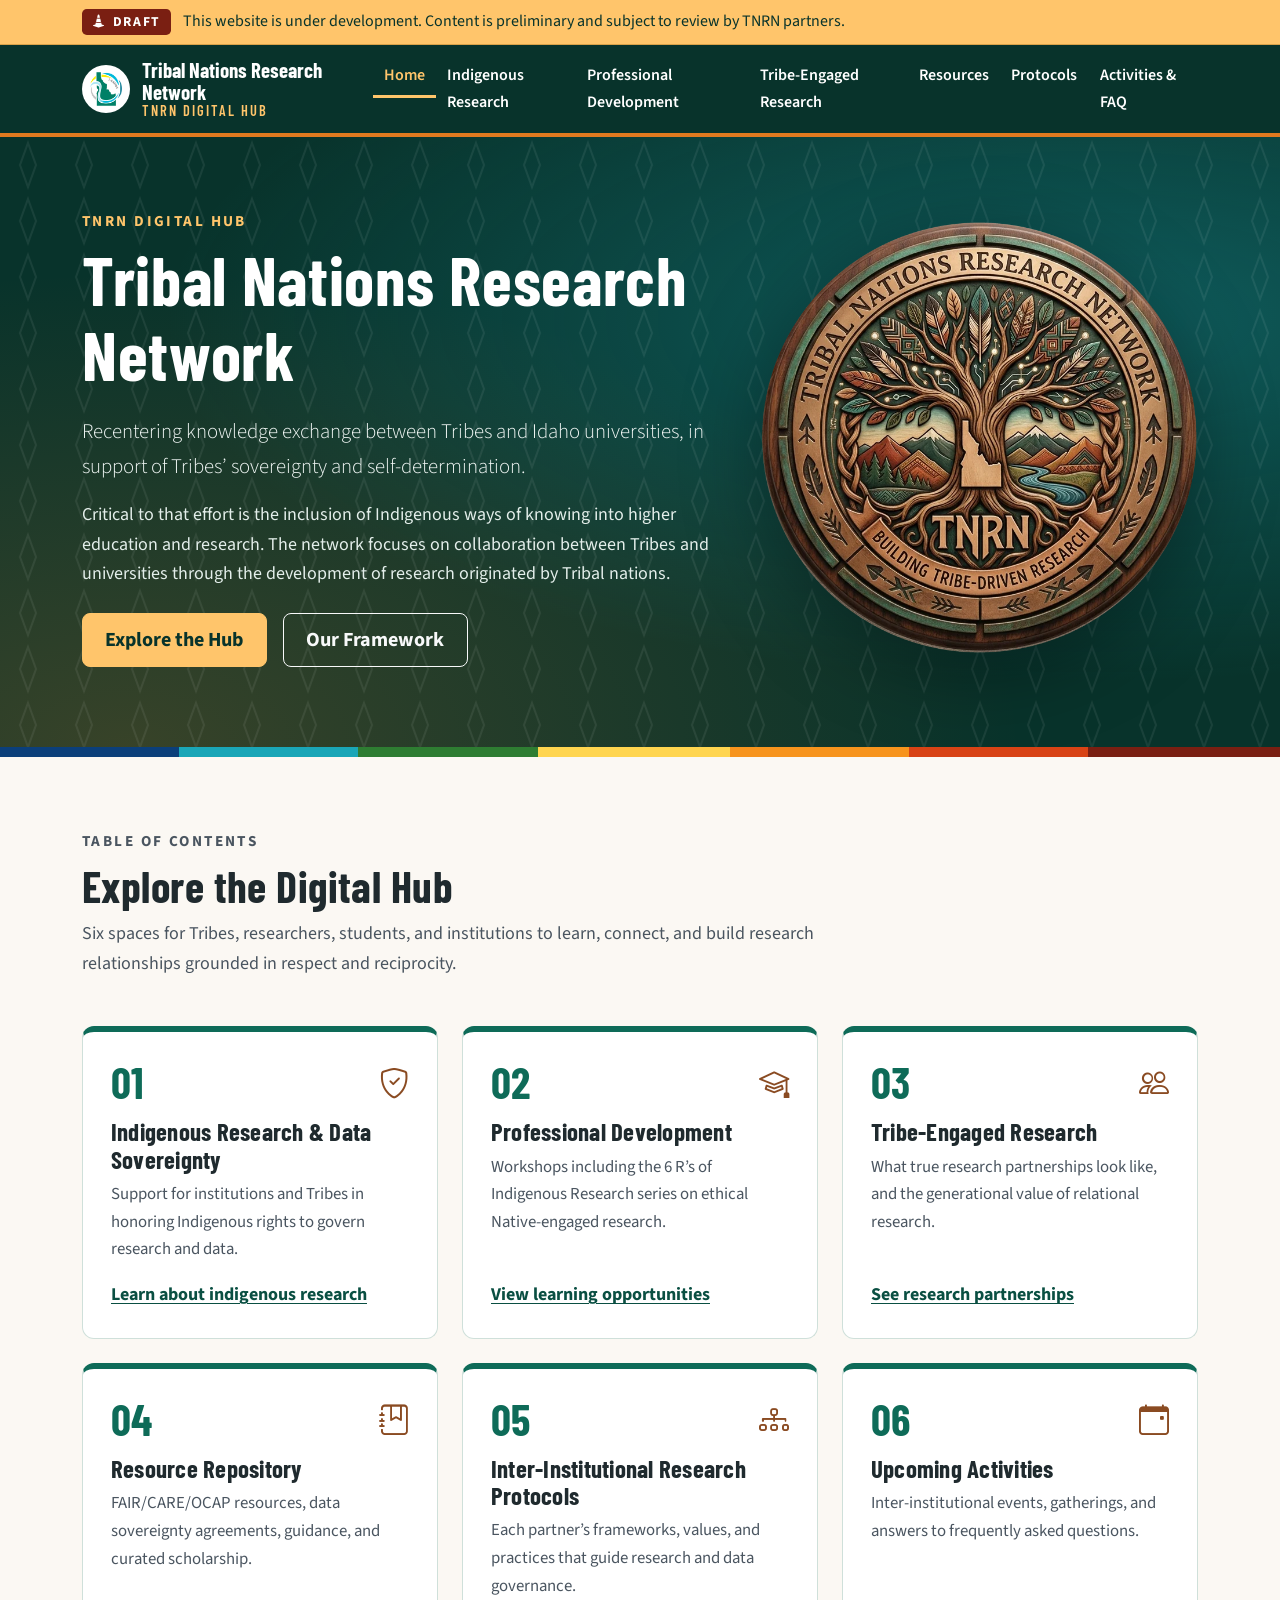
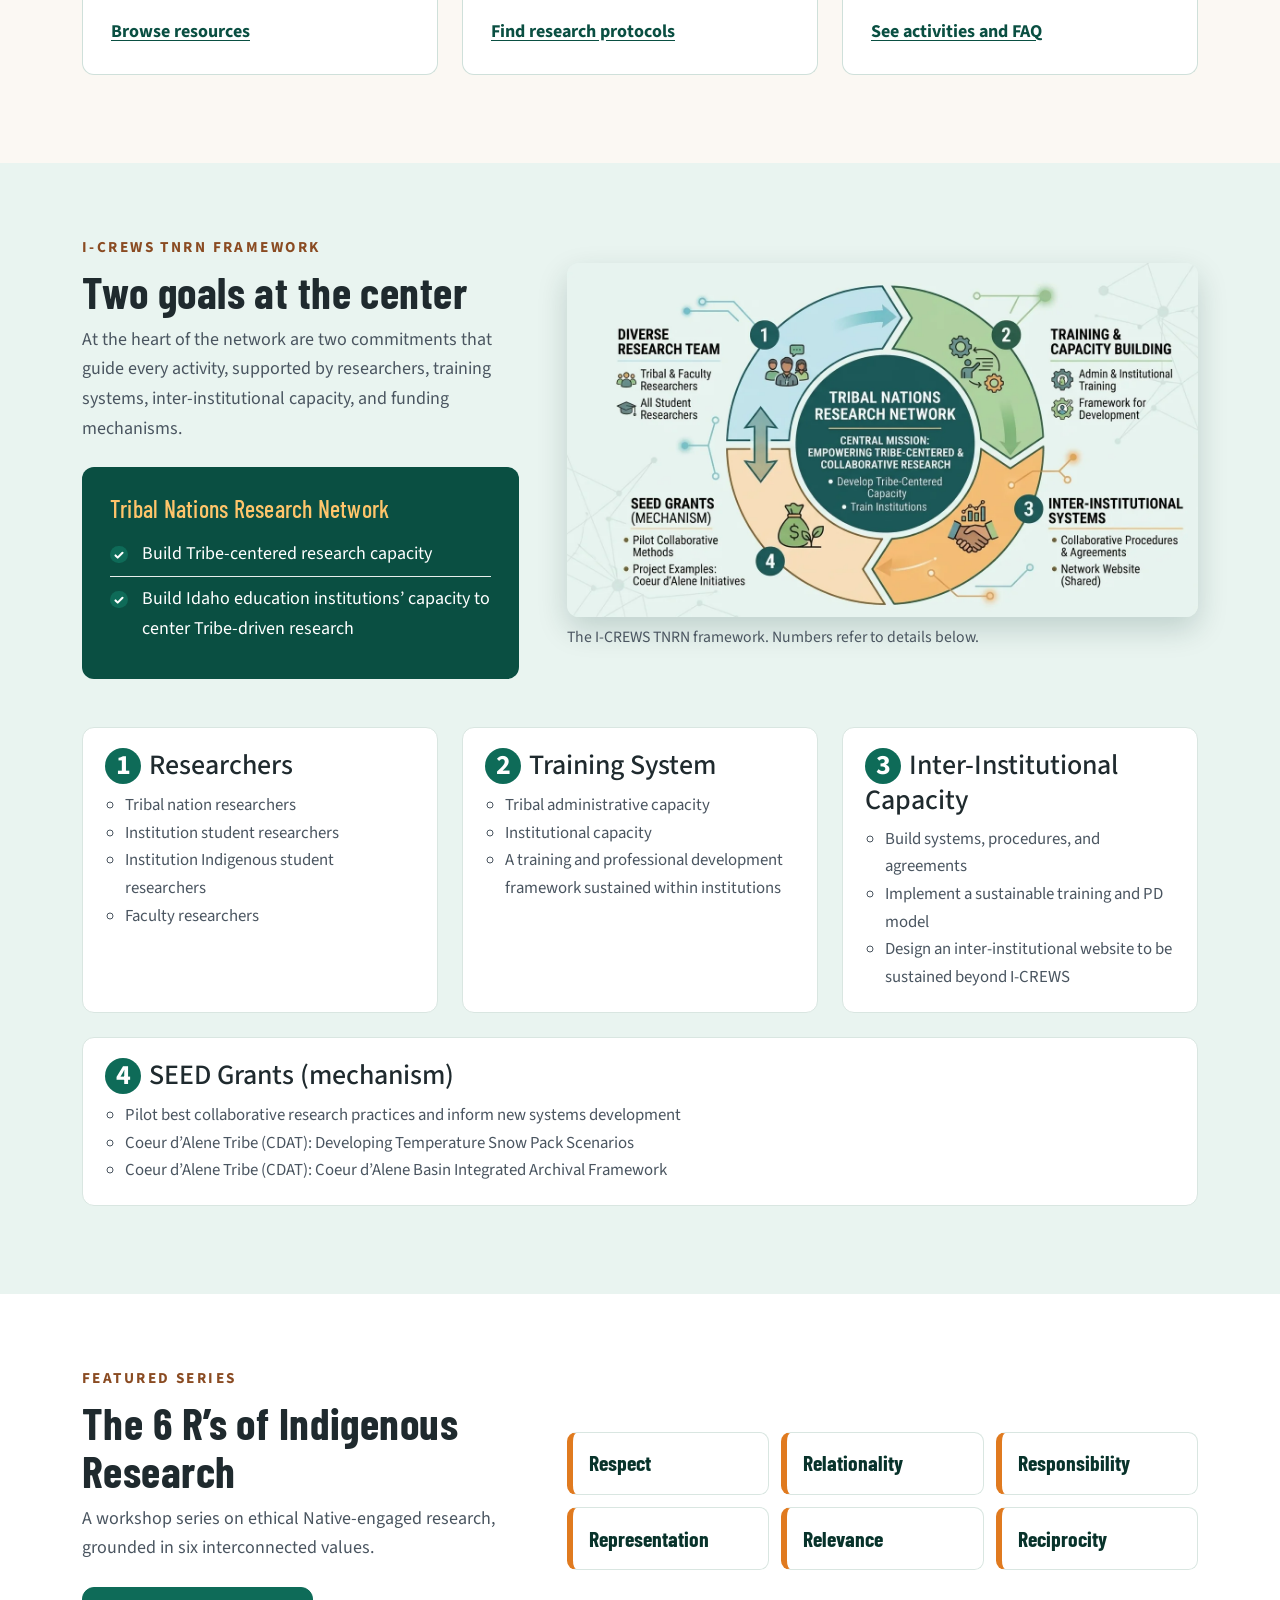
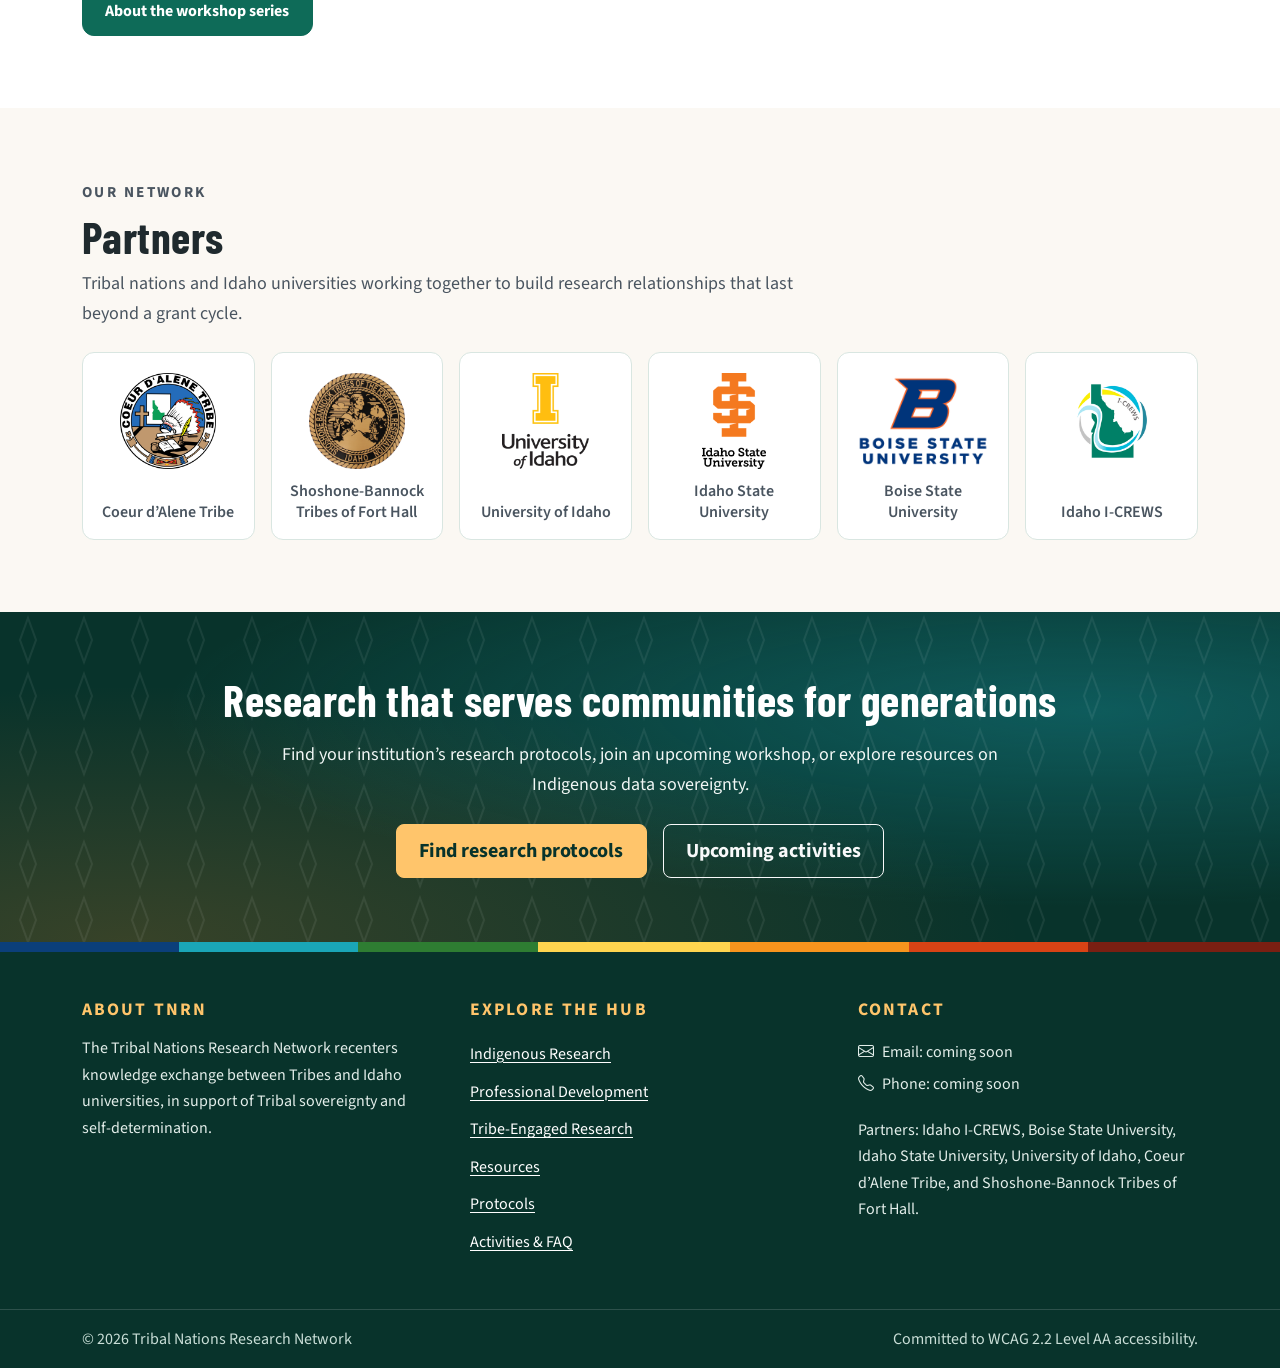
<file: index.html>
<!doctype html>
<html lang="en">
<head>
  <meta charset="utf-8">
  <meta name="viewport" content="width=device-width, initial-scale=1">
  <title>Tribal Nations Research Network | TNRN Digital Hub</title>
  <meta name="description" content="The Tribal Nations Research Network recenters knowledge exchange between Tribes and Idaho universities in support of Tribal sovereignty and self-determination.">
  <meta name="robots" content="noindex, nofollow">  <!-- TODO: remove before public launch -->
  <meta name="theme-color" content="#08332b">
  <link rel="icon" type="image/png" sizes="32x32" href="images/favicon-32.png">
  <link rel="apple-touch-icon" href="images/apple-touch-icon.png">
  <link rel="preconnect" href="https://fonts.googleapis.com">
  <link rel="preconnect" href="https://fonts.gstatic.com" crossorigin>
  <link href="https://fonts.googleapis.com/css2?family=Barlow+Condensed:wght@600;700&amp;family=Source+Sans+3:ital,wght@0,400;0,600;0,700;1,400&amp;display=swap" rel="stylesheet">
  <link rel="stylesheet" href="https://cdn.jsdelivr.net/npm/bootstrap@5.3.3/dist/css/bootstrap.min.css" crossorigin="anonymous">
  <link rel="stylesheet" href="https://cdn.jsdelivr.net/npm/bootstrap-icons@1.11.3/font/bootstrap-icons.min.css" crossorigin="anonymous">
  <link rel="stylesheet" href="css/styles.css">
</head>
<body>
  <a class="skip-link" href="#main">Skip to main content</a>

  <!-- DRAFT STATUS BANNER: remove this section (and the .draft-banner CSS) before public launch -->
  <section class="draft-banner" aria-label="Site status">
    <div class="container">
      <span class="draft-tag"><i class="bi bi-cone-striped" aria-hidden="true"></i>DRAFT</span>
      <p>This website is under development. Content is preliminary and subject to review by TNRN partners.</p>
    </div>
  </section>

  <header class="site-header on-dark">
    <nav class="navbar navbar-expand-xl" aria-label="Main">
      <div class="container">
        <a class="navbar-brand" href="index.html">
          <img src="images/logo-icrews.png" alt="" width="48" height="48">
          <span><span class="brand-name">Tribal Nations Research Network</span><span class="brand-sub">TNRN Digital Hub</span></span>
        </a>
        <button class="navbar-toggler" type="button" data-bs-toggle="collapse" data-bs-target="#mainNav" aria-controls="mainNav" aria-expanded="false">
          <span class="navbar-toggler-icon" aria-hidden="true"></span>
          <span class="visually-hidden">Menu</span>
        </button>
        <div class="collapse navbar-collapse" id="mainNav">
          <ul class="navbar-nav ms-auto">
            <li class="nav-item"><a class="nav-link" href="index.html" aria-current="page">Home</a></li>
            <li class="nav-item"><a class="nav-link" href="data-sovereignty.html">Indigenous Research</a></li>
            <li class="nav-item"><a class="nav-link" href="professional-development.html">Professional Development</a></li>
            <li class="nav-item"><a class="nav-link" href="tribe-engaged-research.html">Tribe-Engaged Research</a></li>
            <li class="nav-item"><a class="nav-link" href="resources.html">Resources</a></li>
            <li class="nav-item"><a class="nav-link" href="protocols.html">Protocols</a></li>
            <li class="nav-item"><a class="nav-link" href="activities.html">Activities &amp; FAQ</a></li>
          </ul>
        </div>
      </div>
    </nav>
  </header>

  <main id="main" tabindex="-1">
    <section class="hero pattern-diamonds on-dark" aria-labelledby="hero-title">
      <div class="container">
        <div class="row align-items-center g-4 g-lg-5">
          <div class="col-lg-7">
            <p class="eyebrow">TNRN Digital Hub</p>
            <h1 id="hero-title">Tribal Nations Research Network</h1>
            <p class="lead mt-4">Recentering knowledge exchange between Tribes and Idaho universities, in support of Tribes&rsquo; sovereignty and self-determination.</p>
            <p class="mt-3" style="max-width:40rem;color:#e3eeea">Critical to that effort is the inclusion of Indigenous ways of knowing into higher education and research. The network focuses on collaboration between Tribes and universities through the development of research originated by Tribal nations.</p>
            <div class="d-flex flex-wrap gap-3 mt-4">
              <a class="btn btn-gold btn-lg" href="#hub">Explore the Hub</a>
              <a class="btn btn-outline-light btn-lg" href="#framework">Our Framework</a>
            </div>
          </div>
          <div class="col-lg-5 text-center">
            <picture>
              <source srcset="images/tnrn-seal.webp" type="image/webp">
              <img class="hero-emblem" src="images/tnrn-seal.png" width="754" height="745"
                   alt="Tribal Nations Research Network seal: a carved wooden medallion with a tree whose branches hold feathers and patterned leaves, the shape of Idaho in its trunk, and mountains and a river on either side. A banner reads TNRN, Building Tribe-Driven Research.">
            </picture>
          </div>
        </div>
      </div>
    </section>
    <div class="band" aria-hidden="true"></div>

    <section class="section" id="hub" aria-labelledby="hub-title">
      <div class="container">
        <div class="section-intro mb-5">
          <p class="eyebrow">Table of Contents</p>
          <h2 id="hub-title">Explore the Digital Hub</h2>
          <p>Six spaces for Tribes, researchers, students, and institutions to learn, connect, and build research relationships grounded in respect and reciprocity.</p>
        </div>
        <ul class="row g-4 list-unstyled">
          <li class="col-md-6 col-lg-4">
            <a class="hub-card" href="data-sovereignty.html">
              <span class="d-flex justify-content-between align-items-start"><span class="num" aria-hidden="true">01</span><i class="bi bi-shield-check" aria-hidden="true"></i></span>
              <h3>Indigenous Research &amp; Data Sovereignty</h3>
              <p>Support for institutions and Tribes in honoring Indigenous rights to govern research and data.</p>
              <span class="go">Learn about indigenous research</span>
            </a>
          </li>
          <li class="col-md-6 col-lg-4">
            <a class="hub-card" href="professional-development.html">
              <span class="d-flex justify-content-between align-items-start"><span class="num" aria-hidden="true">02</span><i class="bi bi-mortarboard" aria-hidden="true"></i></span>
              <h3>Professional Development</h3>
              <p>Workshops including the 6 R&rsquo;s of Indigenous Research series on ethical Native-engaged research.</p>
              <span class="go">View learning opportunities</span>
            </a>
          </li>
          <li class="col-md-6 col-lg-4">
            <a class="hub-card" href="tribe-engaged-research.html">
              <span class="d-flex justify-content-between align-items-start"><span class="num" aria-hidden="true">03</span><i class="bi bi-people" aria-hidden="true"></i></span>
              <h3>Tribe-Engaged Research</h3>
              <p>What true research partnerships look like, and the generational value of relational research.</p>
              <span class="go">See research partnerships</span>
            </a>
          </li>
          <li class="col-md-6 col-lg-4">
            <a class="hub-card" href="resources.html">
              <span class="d-flex justify-content-between align-items-start"><span class="num" aria-hidden="true">04</span><i class="bi bi-journal-bookmark" aria-hidden="true"></i></span>
              <h3>Resource Repository</h3>
              <p>FAIR/CARE/OCAP resources, data sovereignty agreements, guidance, and curated scholarship.</p>
              <span class="go">Browse resources</span>
            </a>
          </li>
          <li class="col-md-6 col-lg-4">
            <a class="hub-card" href="protocols.html">
              <span class="d-flex justify-content-between align-items-start"><span class="num" aria-hidden="true">05</span><i class="bi bi-diagram-3" aria-hidden="true"></i></span>
              <h3>Inter-Institutional Research Protocols</h3>
              <p>Each partner&rsquo;s frameworks, values, and practices that guide research and data governance.</p>
              <span class="go">Find research protocols</span>
            </a>
          </li>
          <li class="col-md-6 col-lg-4">
            <a class="hub-card" href="activities.html">
              <span class="d-flex justify-content-between align-items-start"><span class="num" aria-hidden="true">06</span><i class="bi bi-calendar-event" aria-hidden="true"></i></span>
              <h3>Upcoming Activities</h3>
              <p>Inter-institutional events, gatherings, and answers to frequently asked questions.</p>
              <span class="go">See activities and FAQ</span>
            </a>
          </li>
        </ul>
      </div>
    </section>

    <section class="section section-tint" id="framework" aria-labelledby="framework-title">
      <div class="container">
        <div class="row g-4 g-lg-5 align-items-center mb-5">
          <div class="col-lg-5">
            <p class="eyebrow">I-CREWS TNRN Framework</p>
            <h2 id="framework-title">Two goals at the center</h2>
            <p class="text-slate">At the heart of the network are two commitments that guide every activity, supported by researchers, training systems, inter-institutional capacity, and funding mechanisms.</p>
            <div class="center-goals on-dark mt-4">
              <h3 class="h4">Tribal Nations Research Network</h3>
              <ul class="check-list">
                <li>Build Tribe-centered research capacity</li>
                <li>Build Idaho education institutions&rsquo; capacity to center Tribe-driven research</li>
              </ul>
            </div>
          </div>
          <div class="col-lg-7">
            <figure class="framework-figure mb-0">
              <picture>
                <source srcset="images/tnrn_framework_diagram3.webp" type="image/webp">
                <img src="images/tnrn_framework_diagram3.jpg" width="1366" height="768"
                     alt="Diagram of the I-CREWS TNRN framework: the Tribal Nations Research Network at the center, with its mission of empowering Tribe-centered and collaborative research, surrounded by a ring of four numbered goal areas: 1 Diverse Research Team, 2 Training and Capacity Building, 3 Inter-Institutional Systems, and 4 SEED Grants (mechanism). Arrows run around the ring from 1 to 2 to 3 to 4, with a two-way arrow between SEED Grants and the research team. Each goal area is described in text below.">
              </picture>
              <figcaption class="mt-2 text-slate small">The I-CREWS TNRN framework. Numbers refer to details below.</figcaption>
            </figure>
          </div>
        </div>

        <h3 class="visually-hidden">Framework goal areas</h3>
        <ol class="row g-4 list-unstyled">
          <li class="col-md-6 col-xl-4">
            <div class="goal-card">
              <h4 class="h3"><span class="goal-num" aria-hidden="true">1</span>Researchers</h4>
              <ul>
                <li>Tribal nation researchers</li>
                <li>Institution student researchers</li>
                <li>Institution Indigenous student researchers</li>
                <li>Faculty researchers</li>
              </ul>
            </div>
          </li>
          <li class="col-md-6 col-xl-4">
            <div class="goal-card">
              <h4 class="h3"><span class="goal-num" aria-hidden="true">2</span>Training System</h4>
              <ul>
                <li>Tribal administrative capacity</li>
                <li>Institutional capacity</li>
                <li>A training and professional development framework sustained within institutions</li>
              </ul>
            </div>
          </li>
          <li class="col-md-6 col-xl-4">
            <div class="goal-card">
              <h4 class="h3"><span class="goal-num" aria-hidden="true">3</span>Inter-Institutional Capacity</h4>
              <ul>
                <li>Build systems, procedures, and agreements</li>
                <li>Implement a sustainable training and PD model</li>
                <li>Design an inter-institutional website to be sustained beyond I-CREWS</li>
              </ul>
            </div>
          </li>
          <li class="col-md-6 col-xl-12">
            <div class="goal-card">
              <h4 class="h3"><span class="goal-num" aria-hidden="true">4</span>SEED Grants (mechanism)</h4>
              <ul>
                <li>Pilot best collaborative research practices and inform new systems development</li>
                <li>Coeur d&rsquo;Alene Tribe (CDAT): Developing Temperature Snow Pack Scenarios</li>
                <li>Coeur d&rsquo;Alene Tribe (CDAT): Coeur d&rsquo;Alene Basin Integrated Archival Framework</li>
              </ul>
            </div>
          </li>
        </ol>
      </div>
    </section>

    <section class="section section-white" aria-labelledby="sixrs-title">
      <div class="container">
        <div class="row g-4 g-lg-5 align-items-center">
          <div class="col-lg-5">
            <p class="eyebrow">Featured Series</p>
            <h2 id="sixrs-title">The 6 R&rsquo;s of Indigenous Research</h2>
            <p class="text-slate">A workshop series on ethical Native-engaged research, grounded in six interconnected values.</p>
            <a class="btn btn-tnrn mt-2" href="professional-development.html#six-rs">About the workshop series</a>
          </div>
          <div class="col-lg-7">
            <ul class="rs-grid list-unstyled mb-0">
              <li class="rs-item">Respect</li>
              <li class="rs-item">Relationality</li>
              <li class="rs-item">Responsibility</li>
              <li class="rs-item">Representation</li>
              <li class="rs-item">Relevance</li>
              <li class="rs-item">Reciprocity</li>
            </ul>
          </div>
        </div>
      </div>
    </section>

    <section class="section" aria-labelledby="partners-title">
      <div class="container">
        <div class="section-intro mb-4">
          <p class="eyebrow">Our Network</p>
          <h2 id="partners-title">Partners</h2>
          <p>Tribal nations and Idaho universities working together to build research relationships that last beyond a grant cycle.</p>
        </div>
        <ul class="partner-list six">
          <li><img src="images/logo-cda.png" alt="" width="320" height="320" loading="lazy"><span>Coeur d&rsquo;Alene Tribe</span></li>
          <li><img src="images/logo-sbt.png" alt="" width="266" height="266" loading="lazy"><span>Shoshone-Bannock Tribes of Fort Hall</span></li>
          <li><img src="images/logo-ui.png" alt="" width="290" height="320" loading="lazy"><span>University of Idaho</span></li>
          <li><img src="images/logo-isu.png" alt="" width="213" height="320" loading="lazy"><span>Idaho State University</span></li>
          <li><img src="images/logo-bsu.png" alt="" width="320" height="238" loading="lazy"><span>Boise State University</span></li>
          <li><img src="images/logo-icrews.png" alt="" width="320" height="320" loading="lazy"><span>Idaho I-CREWS</span></li>
        </ul>
      </div>
    </section>

    <section class="cta pattern-diamonds on-dark" aria-labelledby="cta-title">
      <div class="container text-center">
        <h2 id="cta-title">Research that serves communities for generations</h2>
        <p class="mx-auto mt-3 max-w-prose">Find your institution&rsquo;s research protocols, join an upcoming workshop, or explore resources on Indigenous data sovereignty.</p>
        <div class="d-flex flex-wrap gap-3 justify-content-center mt-4">
          <a class="btn btn-gold btn-lg" href="protocols.html">Find research protocols</a>
          <a class="btn btn-outline-light btn-lg" href="activities.html">Upcoming activities</a>
        </div>
      </div>
    </section>
  </main>

  <footer class="site-footer on-dark">
    <div class="band" aria-hidden="true"></div>
    <div class="container py-5">
      <div class="row g-4 g-lg-5">
        <div class="col-lg-4">
          <h2>About TNRN</h2>
          <p>The Tribal Nations Research Network recenters knowledge exchange between Tribes and Idaho universities, in support of Tribal sovereignty and self-determination.</p>
        </div>
        <div class="col-sm-6 col-lg-4 footer-nav">
          <h2>Explore the Hub</h2>
          <nav aria-label="Footer">
            <ul>
              <li><a href="data-sovereignty.html">Indigenous Research</a></li>
              <li><a href="professional-development.html">Professional Development</a></li>
              <li><a href="tribe-engaged-research.html">Tribe-Engaged Research</a></li>
              <li><a href="resources.html">Resources</a></li>
              <li><a href="protocols.html">Protocols</a></li>
              <li><a href="activities.html">Activities &amp; FAQ</a></li>
            </ul>
          </nav>
        </div>
        <div class="col-sm-6 col-lg-4">
          <h2 id="contact">Contact</h2>
          <!-- TODO: Replace with real TNRN contact details (the source PDF used Canva template placeholders). -->
          <ul data-draft>
            <li><i class="bi bi-envelope me-2" aria-hidden="true"></i>Email: <span>coming soon</span></li>
            <li><i class="bi bi-telephone me-2" aria-hidden="true"></i>Phone: <span>coming soon</span></li>
          </ul>
          <p class="mt-3 mb-0">Partners: Idaho I-CREWS, Boise State University, Idaho State University, University of Idaho, Coeur d&rsquo;Alene Tribe, and Shoshone-Bannock Tribes of Fort Hall.</p>
        </div>
      </div>
    </div>
    <div class="footer-bottom">
      <div class="container py-3 d-flex flex-column flex-md-row justify-content-between gap-2">
        <p class="mb-0">&copy; <span data-year>2026</span> Tribal Nations Research Network</p>
        <p class="mb-0">Committed to WCAG 2.2 Level AA accessibility.</p>
      </div>
    </div>
  </footer>

  <script src="https://cdn.jsdelivr.net/npm/bootstrap@5.3.3/dist/js/bootstrap.bundle.min.js" crossorigin="anonymous"></script>
  <script src="js/main.js"></script>
  <script src="https://pinpoint.nkn.uidaho.edu/embed.js" data-project="EN5sGA_bUls0IUqB" async></script>
</body>
</html>
</file>
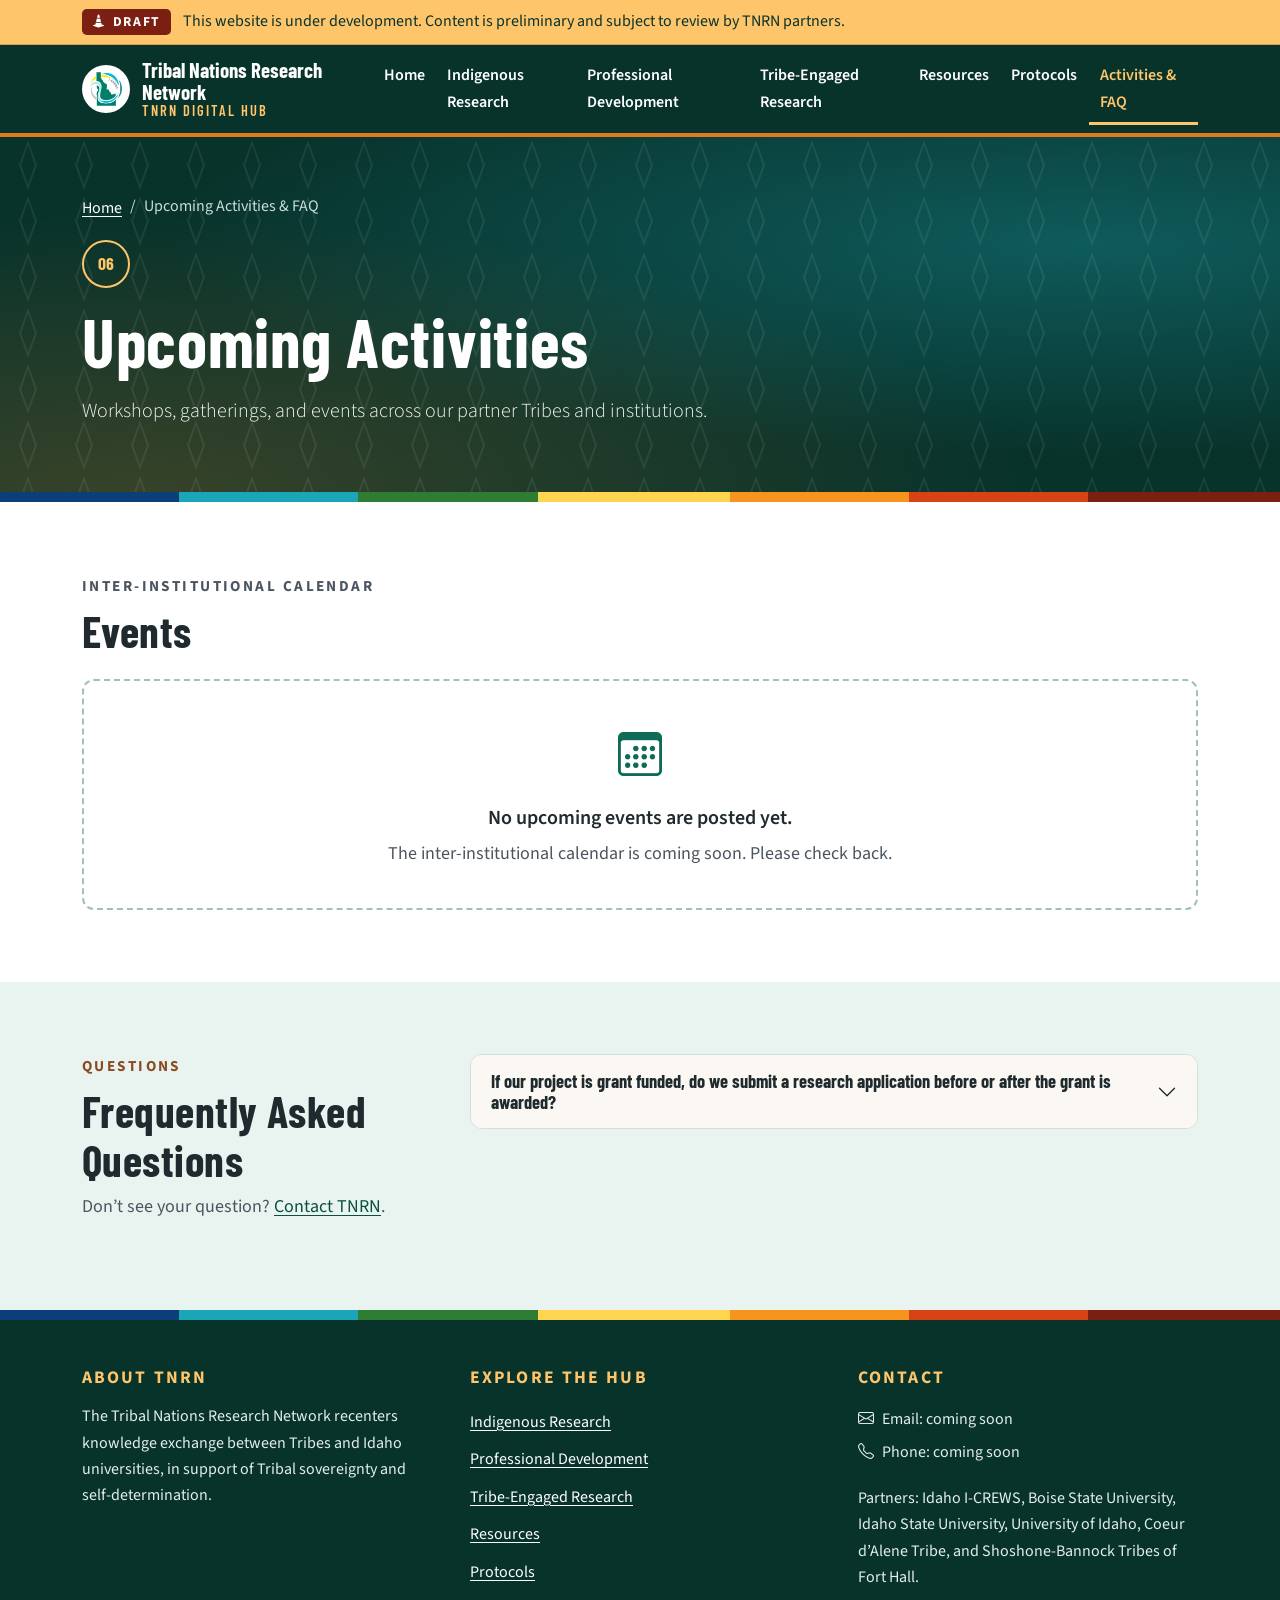
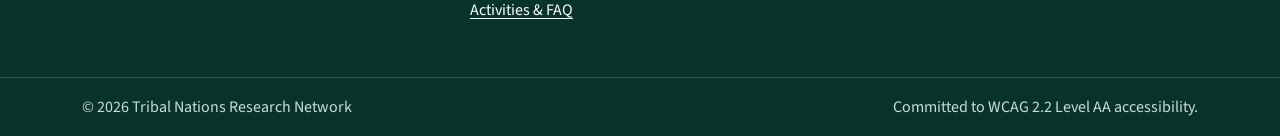
<file: activities.html>
<!doctype html>
<html lang="en">
<head>
  <meta charset="utf-8">
  <meta name="viewport" content="width=device-width, initial-scale=1">
  <title>Upcoming Activities &amp; FAQ | TNRN Digital Hub</title>
  <meta name="description" content="Upcoming inter-institutional TNRN events and frequently asked questions about research with Tribal nations.">
  <meta name="robots" content="noindex, nofollow">  <!-- TODO: remove before public launch -->
  <meta name="theme-color" content="#08332b">
  <link rel="icon" type="image/png" sizes="32x32" href="images/favicon-32.png">
  <link rel="apple-touch-icon" href="images/apple-touch-icon.png">
  <link rel="preconnect" href="https://fonts.googleapis.com">
  <link rel="preconnect" href="https://fonts.gstatic.com" crossorigin>
  <link href="https://fonts.googleapis.com/css2?family=Barlow+Condensed:wght@600;700&amp;family=Source+Sans+3:ital,wght@0,400;0,600;0,700;1,400&amp;display=swap" rel="stylesheet">
  <link rel="stylesheet" href="https://cdn.jsdelivr.net/npm/bootstrap@5.3.3/dist/css/bootstrap.min.css" crossorigin="anonymous">
  <link rel="stylesheet" href="https://cdn.jsdelivr.net/npm/bootstrap-icons@1.11.3/font/bootstrap-icons.min.css" crossorigin="anonymous">
  <link rel="stylesheet" href="css/styles.css">
</head>
<body>
  <a class="skip-link" href="#main">Skip to main content</a>

  <!-- DRAFT STATUS BANNER: remove this section (and the .draft-banner CSS) before public launch -->
  <section class="draft-banner" aria-label="Site status">
    <div class="container">
      <span class="draft-tag"><i class="bi bi-cone-striped" aria-hidden="true"></i>DRAFT</span>
      <p>This website is under development. Content is preliminary and subject to review by TNRN partners.</p>
    </div>
  </section>

  <header class="site-header on-dark">
    <nav class="navbar navbar-expand-xl" aria-label="Main">
      <div class="container">
        <a class="navbar-brand" href="index.html">
          <img src="images/logo-icrews.png" alt="" width="48" height="48">
          <span><span class="brand-name">Tribal Nations Research Network</span><span class="brand-sub">TNRN Digital Hub</span></span>
        </a>
        <button class="navbar-toggler" type="button" data-bs-toggle="collapse" data-bs-target="#mainNav" aria-controls="mainNav" aria-expanded="false">
          <span class="navbar-toggler-icon" aria-hidden="true"></span>
          <span class="visually-hidden">Menu</span>
        </button>
        <div class="collapse navbar-collapse" id="mainNav">
          <ul class="navbar-nav ms-auto">
            <li class="nav-item"><a class="nav-link" href="index.html">Home</a></li>
            <li class="nav-item"><a class="nav-link" href="data-sovereignty.html">Indigenous Research</a></li>
            <li class="nav-item"><a class="nav-link" href="professional-development.html">Professional Development</a></li>
            <li class="nav-item"><a class="nav-link" href="tribe-engaged-research.html">Tribe-Engaged Research</a></li>
            <li class="nav-item"><a class="nav-link" href="resources.html">Resources</a></li>
            <li class="nav-item"><a class="nav-link" href="protocols.html">Protocols</a></li>
            <li class="nav-item"><a class="nav-link" href="activities.html" aria-current="page">Activities &amp; FAQ</a></li>
          </ul>
        </div>
      </div>
    </nav>
  </header>

  <main id="main" tabindex="-1">
    <section class="page-hero pattern-diamonds on-dark" aria-labelledby="page-title">
      <div class="container">
        <nav aria-label="Breadcrumb">
          <ol class="breadcrumb">
            <li class="breadcrumb-item"><a href="index.html">Home</a></li>
            <li class="breadcrumb-item active" aria-current="page">Upcoming Activities &amp; FAQ</li>
          </ol>
        </nav>
        <span class="section-num" aria-hidden="true">06</span>
        <h1 id="page-title">Upcoming Activities</h1>
        <!-- DRAFT -->
        <p class="lead mt-3" data-draft>Workshops, gatherings, and events across our partner Tribes and institutions.</p>
      </div>
    </section>
    <div class="band" aria-hidden="true"></div>

    <section class="section section-white" aria-labelledby="calendar-title">
      <div class="container">
        <div class="section-intro mb-4">
          <p class="eyebrow">Inter-Institutional Calendar</p>
          <h2 id="calendar-title">Events</h2>
        </div>

        <!-- TODO: Add events as list items inside an <ol class="list-unstyled row g-4"> using this pattern,
             and remove the "event-empty" box below:
        <li class="col-md-6">
          <article class="info-card accent-teal">
            <p class="eyebrow mb-1"><time datetime="2026-11-12">November 12, 2026</time></p>
            <h3>Event title</h3>
            <p class="text-slate"><i class="bi bi-geo-alt" aria-hidden="true"></i> Location or "Virtual"</p>
            <p>Short description.</p>
            <a href="https://...">Register<span class="visually-hidden"> for Event title</span></a>
          </article>
        </li>
        -->
        <div class="event-empty">
          <i class="bi bi-calendar3" aria-hidden="true"></i>
          <p class="fw-semibold fs-5 mt-2 mb-1">No upcoming events are posted yet.</p>
          <p class="text-slate mb-0">The inter-institutional calendar is coming soon. Please check back.</p>
        </div>
      </div>
    </section>

    <section class="section section-tint" aria-labelledby="faq-title">
      <div class="container">
        <div class="row g-4 g-lg-5">
          <div class="col-lg-4">
            <p class="eyebrow">Questions</p>
            <h2 id="faq-title">Frequently Asked Questions</h2>
            <p class="text-slate">Don&rsquo;t see your question? <a href="#contact">Contact TNRN</a>.</p>
          </div>
          <div class="col-lg-8">
            <div class="accordion" id="faq">
              <div class="accordion-item">
                <h3 class="accordion-header">
                  <button class="accordion-button collapsed" type="button" data-bs-toggle="collapse" data-bs-target="#faq1" aria-expanded="false" aria-controls="faq1">
                    If our project is grant funded, do we submit a research application before or after the grant is awarded?
                  </button>
                </h3>
                <div id="faq1" class="accordion-collapse collapse">
                  <div class="accordion-body">
                    <!-- DRAFT: answer to be confirmed by TNRN and partner IRBs/Tribal research review bodies. -->
                    <p class="mb-0" data-draft>Requirements vary by Tribe and institution. We recommend contacting the Tribe&rsquo;s research review body and your institution&rsquo;s IRB early, ideally while developing the proposal. See <a href="protocols.html">Inter-Institutional Research Protocols</a> for each partner&rsquo;s process.</p>
                  </div>
                </div>
              </div>
            </div>
          </div>
        </div>
      </div>
    </section>
  </main>

  <footer class="site-footer on-dark">
    <div class="band" aria-hidden="true"></div>
    <div class="container py-5">
      <div class="row g-4 g-lg-5">
        <div class="col-lg-4">
          <h2>About TNRN</h2>
          <p>The Tribal Nations Research Network recenters knowledge exchange between Tribes and Idaho universities, in support of Tribal sovereignty and self-determination.</p>
        </div>
        <div class="col-sm-6 col-lg-4 footer-nav">
          <h2>Explore the Hub</h2>
          <nav aria-label="Footer">
            <ul>
              <li><a href="data-sovereignty.html">Indigenous Research</a></li>
              <li><a href="professional-development.html">Professional Development</a></li>
              <li><a href="tribe-engaged-research.html">Tribe-Engaged Research</a></li>
              <li><a href="resources.html">Resources</a></li>
              <li><a href="protocols.html">Protocols</a></li>
              <li><a href="activities.html">Activities &amp; FAQ</a></li>
            </ul>
          </nav>
        </div>
        <div class="col-sm-6 col-lg-4">
          <h2 id="contact">Contact</h2>
          <!-- TODO: Replace with real TNRN contact details (the source PDF used Canva template placeholders). -->
          <ul data-draft>
            <li><i class="bi bi-envelope me-2" aria-hidden="true"></i>Email: <span>coming soon</span></li>
            <li><i class="bi bi-telephone me-2" aria-hidden="true"></i>Phone: <span>coming soon</span></li>
          </ul>
          <p class="mt-3 mb-0">Partners: Idaho I-CREWS, Boise State University, Idaho State University, University of Idaho, Coeur d&rsquo;Alene Tribe, and Shoshone-Bannock Tribes of Fort Hall.</p>
        </div>
      </div>
    </div>
    <div class="footer-bottom">
      <div class="container py-3 d-flex flex-column flex-md-row justify-content-between gap-2">
        <p class="mb-0">&copy; <span data-year>2026</span> Tribal Nations Research Network</p>
        <p class="mb-0">Committed to WCAG 2.2 Level AA accessibility.</p>
      </div>
    </div>
  </footer>

  <script src="https://cdn.jsdelivr.net/npm/bootstrap@5.3.3/dist/js/bootstrap.bundle.min.js" crossorigin="anonymous"></script>
  <script src="js/main.js"></script>
  <script src="https://pinpoint.nkn.uidaho.edu/embed.js" data-project="EN5sGA_bUls0IUqB" async></script>
</body>
</html>
</file>
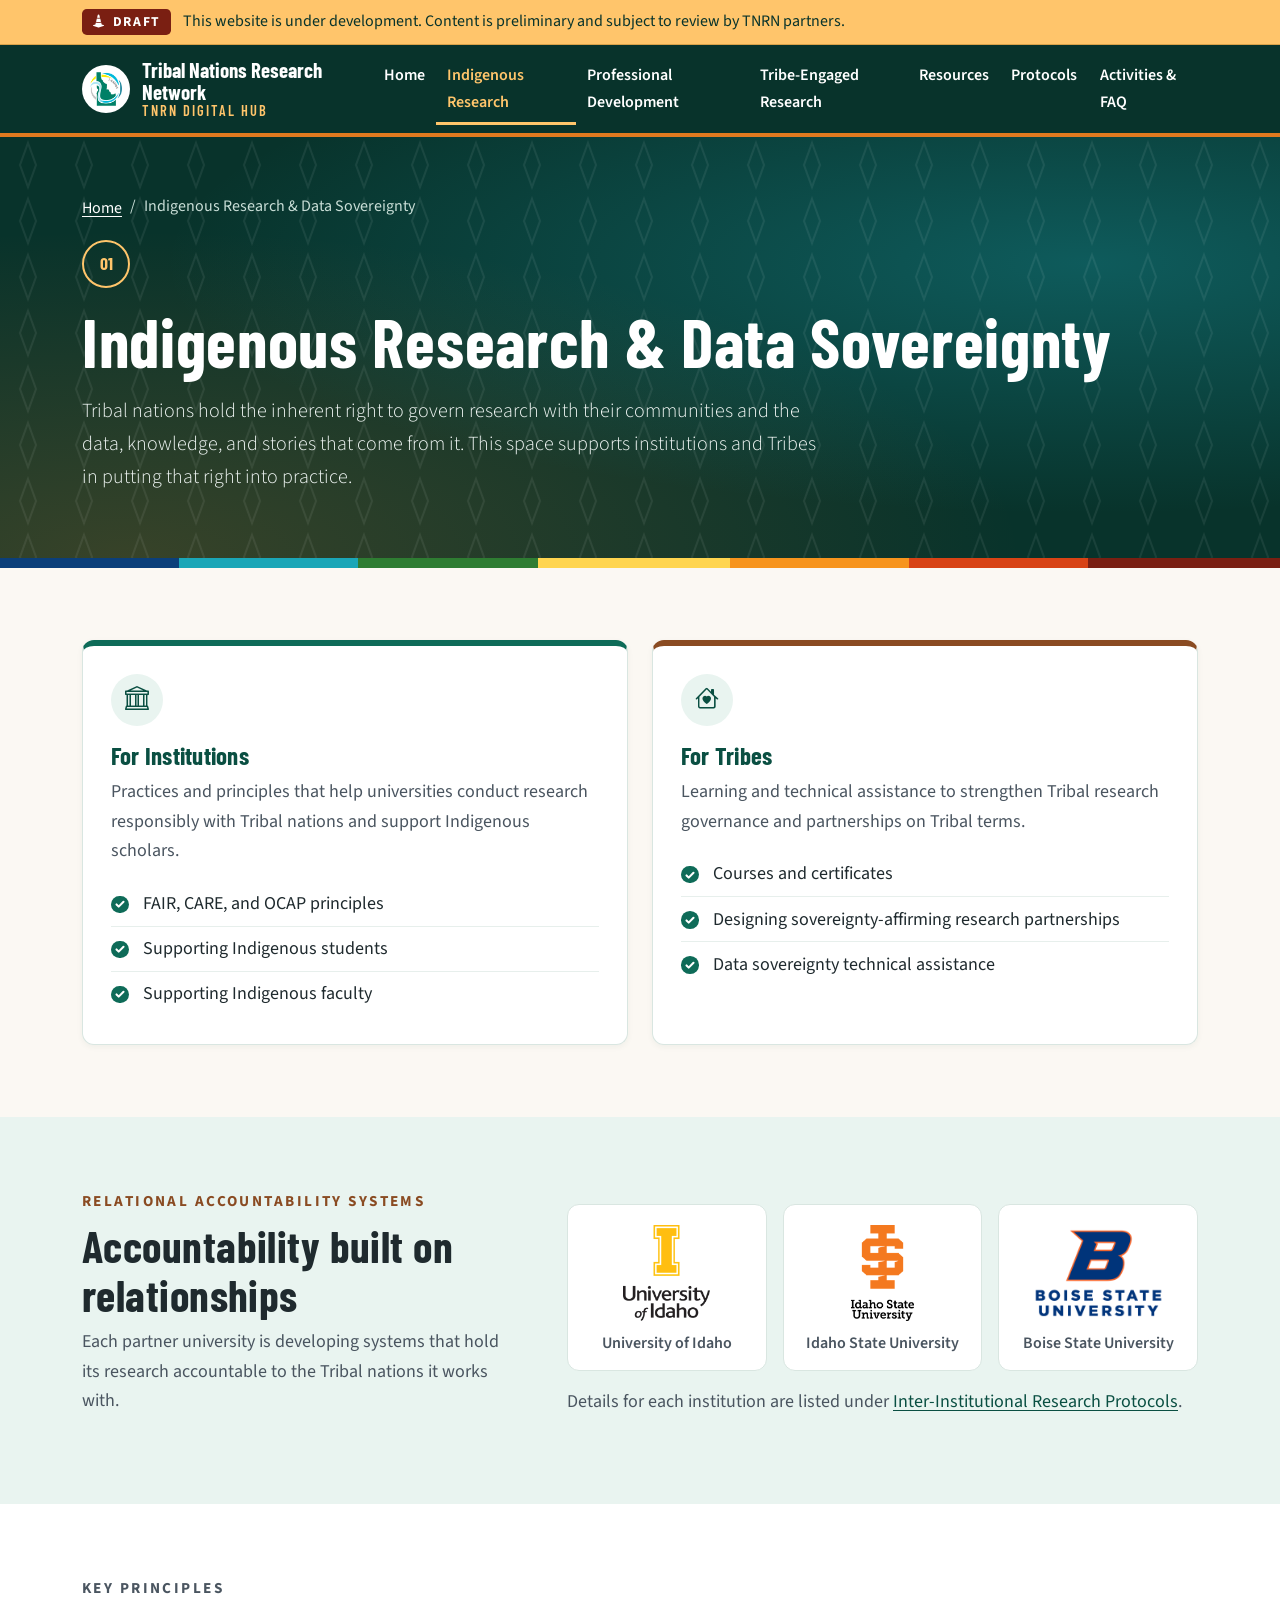
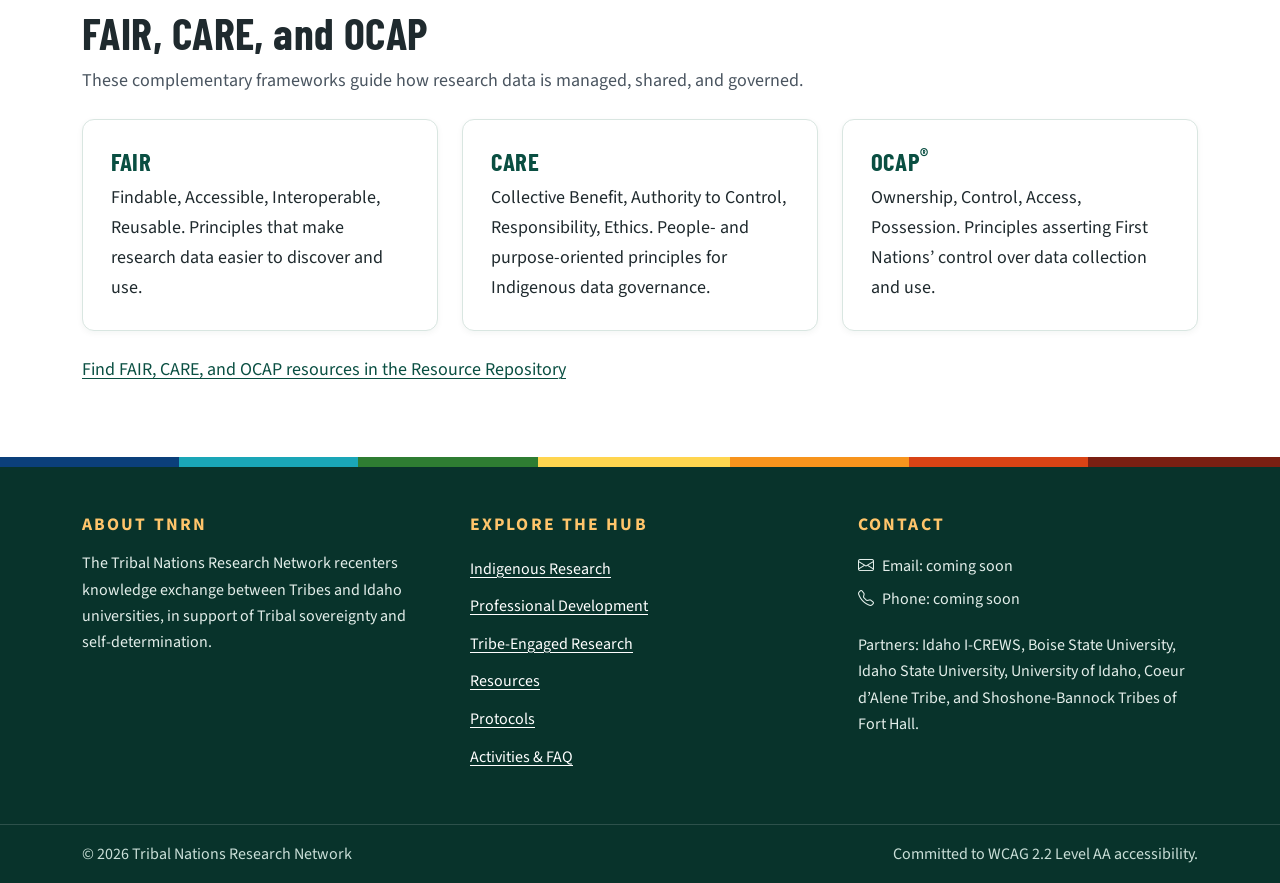
<file: data-sovereignty.html>
<!doctype html>
<html lang="en">
<head>
  <meta charset="utf-8">
  <meta name="viewport" content="width=device-width, initial-scale=1">
  <title>Indigenous Research &amp; Data Sovereignty | TNRN Digital Hub</title>
  <meta name="description" content="Guidance and support for Indigenous research and data sovereignty for institutions and Tribes in Idaho.">
  <meta name="robots" content="noindex, nofollow">  <!-- TODO: remove before public launch -->
  <meta name="theme-color" content="#08332b">
  <link rel="icon" type="image/png" sizes="32x32" href="images/favicon-32.png">
  <link rel="apple-touch-icon" href="images/apple-touch-icon.png">
  <link rel="preconnect" href="https://fonts.googleapis.com">
  <link rel="preconnect" href="https://fonts.gstatic.com" crossorigin>
  <link href="https://fonts.googleapis.com/css2?family=Barlow+Condensed:wght@600;700&amp;family=Source+Sans+3:ital,wght@0,400;0,600;0,700;1,400&amp;display=swap" rel="stylesheet">
  <link rel="stylesheet" href="https://cdn.jsdelivr.net/npm/bootstrap@5.3.3/dist/css/bootstrap.min.css" crossorigin="anonymous">
  <link rel="stylesheet" href="https://cdn.jsdelivr.net/npm/bootstrap-icons@1.11.3/font/bootstrap-icons.min.css" crossorigin="anonymous">
  <link rel="stylesheet" href="css/styles.css">
</head>
<body>
  <a class="skip-link" href="#main">Skip to main content</a>

  <!-- DRAFT STATUS BANNER: remove this section (and the .draft-banner CSS) before public launch -->
  <section class="draft-banner" aria-label="Site status">
    <div class="container">
      <span class="draft-tag"><i class="bi bi-cone-striped" aria-hidden="true"></i>DRAFT</span>
      <p>This website is under development. Content is preliminary and subject to review by TNRN partners.</p>
    </div>
  </section>

  <header class="site-header on-dark">
    <nav class="navbar navbar-expand-xl" aria-label="Main">
      <div class="container">
        <a class="navbar-brand" href="index.html">
          <img src="images/logo-icrews.png" alt="" width="48" height="48">
          <span><span class="brand-name">Tribal Nations Research Network</span><span class="brand-sub">TNRN Digital Hub</span></span>
        </a>
        <button class="navbar-toggler" type="button" data-bs-toggle="collapse" data-bs-target="#mainNav" aria-controls="mainNav" aria-expanded="false">
          <span class="navbar-toggler-icon" aria-hidden="true"></span>
          <span class="visually-hidden">Menu</span>
        </button>
        <div class="collapse navbar-collapse" id="mainNav">
          <ul class="navbar-nav ms-auto">
            <li class="nav-item"><a class="nav-link" href="index.html">Home</a></li>
            <li class="nav-item"><a class="nav-link" href="data-sovereignty.html" aria-current="page">Indigenous Research</a></li>
            <li class="nav-item"><a class="nav-link" href="professional-development.html">Professional Development</a></li>
            <li class="nav-item"><a class="nav-link" href="tribe-engaged-research.html">Tribe-Engaged Research</a></li>
            <li class="nav-item"><a class="nav-link" href="resources.html">Resources</a></li>
            <li class="nav-item"><a class="nav-link" href="protocols.html">Protocols</a></li>
            <li class="nav-item"><a class="nav-link" href="activities.html">Activities &amp; FAQ</a></li>
          </ul>
        </div>
      </div>
    </nav>
  </header>

  <main id="main" tabindex="-1">
    <section class="page-hero pattern-diamonds on-dark" aria-labelledby="page-title">
      <div class="container">
        <nav aria-label="Breadcrumb">
          <ol class="breadcrumb">
            <li class="breadcrumb-item"><a href="index.html">Home</a></li>
            <li class="breadcrumb-item active" aria-current="page">Indigenous Research &amp; Data Sovereignty</li>
          </ol>
        </nav>
        <span class="section-num" aria-hidden="true">01</span>
        <h1 id="page-title">Indigenous Research &amp; Data Sovereignty</h1>
        <!-- DRAFT: description to be reviewed by TNRN (source documents said "Description to be added"). -->
        <p class="lead mt-3" data-draft>Tribal nations hold the inherent right to govern research with their communities and the data, knowledge, and stories that come from it. This space supports institutions and Tribes in putting that right into practice.</p>
      </div>
    </section>
    <div class="band" aria-hidden="true"></div>

    <section class="section" aria-labelledby="audiences-title">
      <div class="container">
        <h2 id="audiences-title" class="visually-hidden">Support by audience</h2>
        <div class="row g-4">
          <div class="col-lg-6">
            <article class="info-card accent-teal" aria-labelledby="inst-title">
              <span class="icon-badge" aria-hidden="true"><i class="bi bi-bank"></i></span>
              <h3 id="inst-title">For Institutions</h3>
              <!-- DRAFT intro sentence -->
              <p class="text-slate" data-draft>Practices and principles that help universities conduct research responsibly with Tribal nations and support Indigenous scholars.</p>
              <ul class="check-list">
                <li>FAIR, CARE, and OCAP principles</li>
                <li>Supporting Indigenous students</li>
                <li>Supporting Indigenous faculty</li>
              </ul>
            </article>
          </div>
          <div class="col-lg-6">
            <article class="info-card accent-clay" aria-labelledby="tribes-title">
              <span class="icon-badge" aria-hidden="true"><i class="bi bi-house-heart"></i></span>
              <h3 id="tribes-title">For Tribes</h3>
              <!-- DRAFT intro sentence -->
              <p class="text-slate" data-draft>Learning and technical assistance to strengthen Tribal research governance and partnerships on Tribal terms.</p>
              <ul class="check-list">
                <li>Courses and certificates</li>
                <li>Designing sovereignty-affirming research partnerships</li>
                <li>Data sovereignty technical assistance</li>
              </ul>
            </article>
          </div>
        </div>
      </div>
    </section>

    <section class="section section-tint" aria-labelledby="ras-title">
      <div class="container">
        <div class="row g-4 g-lg-5 align-items-center">
          <div class="col-lg-5">
            <p class="eyebrow">Relational Accountability Systems</p>
            <h2 id="ras-title">Accountability built on relationships</h2>
            <!-- DRAFT -->
            <p class="text-slate" data-draft>Each partner university is developing systems that hold its research accountable to the Tribal nations it works with.</p>
          </div>
          <div class="col-lg-7">
            <ul class="partner-list">
              <li><img src="images/logo-ui.png" alt="" width="290" height="320" loading="lazy"><span>University of Idaho</span></li>
              <li><img src="images/logo-isu.png" alt="" width="213" height="320" loading="lazy"><span>Idaho State University</span></li>
              <li><img src="images/logo-bsu.png" alt="" width="320" height="238" loading="lazy"><span>Boise State University</span></li>
            </ul>
            <p class="mt-3 mb-0 text-slate">Details for each institution are listed under <a href="protocols.html">Inter-Institutional Research Protocols</a>.</p>
          </div>
        </div>
      </div>
    </section>

    <section class="section section-white" aria-labelledby="principles-title">
      <div class="container">
        <div class="section-intro mb-4">
          <p class="eyebrow">Key Principles</p>
          <h2 id="principles-title">FAIR, CARE, and OCAP</h2>
          <!-- DRAFT: short, widely published summaries of each framework; confirm wording. -->
          <p data-draft>These complementary frameworks guide how research data is managed, shared, and governed.</p>
        </div>
        <div class="row g-4" data-draft>
          <div class="col-md-4">
            <div class="info-card">
              <h3>FAIR</h3>
              <p class="mb-0">Findable, Accessible, Interoperable, Reusable. Principles that make research data easier to discover and use.</p>
            </div>
          </div>
          <div class="col-md-4">
            <div class="info-card">
              <h3>CARE</h3>
              <p class="mb-0">Collective Benefit, Authority to Control, Responsibility, Ethics. People- and purpose-oriented principles for Indigenous data governance.</p>
            </div>
          </div>
          <div class="col-md-4">
            <div class="info-card">
              <h3>OCAP<sup>&reg;</sup></h3>
              <p class="mb-0">Ownership, Control, Access, Possession. Principles asserting First Nations&rsquo; control over data collection and use.</p>
            </div>
          </div>
        </div>
        <p class="mt-4 mb-0"><a href="resources.html">Find FAIR, CARE, and OCAP resources in the Resource Repository</a></p>
      </div>
    </section>
  </main>

  <footer class="site-footer on-dark">
    <div class="band" aria-hidden="true"></div>
    <div class="container py-5">
      <div class="row g-4 g-lg-5">
        <div class="col-lg-4">
          <h2>About TNRN</h2>
          <p>The Tribal Nations Research Network recenters knowledge exchange between Tribes and Idaho universities, in support of Tribal sovereignty and self-determination.</p>
        </div>
        <div class="col-sm-6 col-lg-4 footer-nav">
          <h2>Explore the Hub</h2>
          <nav aria-label="Footer">
            <ul>
              <li><a href="data-sovereignty.html">Indigenous Research</a></li>
              <li><a href="professional-development.html">Professional Development</a></li>
              <li><a href="tribe-engaged-research.html">Tribe-Engaged Research</a></li>
              <li><a href="resources.html">Resources</a></li>
              <li><a href="protocols.html">Protocols</a></li>
              <li><a href="activities.html">Activities &amp; FAQ</a></li>
            </ul>
          </nav>
        </div>
        <div class="col-sm-6 col-lg-4">
          <h2 id="contact">Contact</h2>
          <!-- TODO: Replace with real TNRN contact details (the source PDF used Canva template placeholders). -->
          <ul data-draft>
            <li><i class="bi bi-envelope me-2" aria-hidden="true"></i>Email: <span>coming soon</span></li>
            <li><i class="bi bi-telephone me-2" aria-hidden="true"></i>Phone: <span>coming soon</span></li>
          </ul>
          <p class="mt-3 mb-0">Partners: Idaho I-CREWS, Boise State University, Idaho State University, University of Idaho, Coeur d&rsquo;Alene Tribe, and Shoshone-Bannock Tribes of Fort Hall.</p>
        </div>
      </div>
    </div>
    <div class="footer-bottom">
      <div class="container py-3 d-flex flex-column flex-md-row justify-content-between gap-2">
        <p class="mb-0">&copy; <span data-year>2026</span> Tribal Nations Research Network</p>
        <p class="mb-0">Committed to WCAG 2.2 Level AA accessibility.</p>
      </div>
    </div>
  </footer>

  <script src="https://cdn.jsdelivr.net/npm/bootstrap@5.3.3/dist/js/bootstrap.bundle.min.js" crossorigin="anonymous"></script>
  <script src="js/main.js"></script>
  <script src="https://pinpoint.nkn.uidaho.edu/embed.js" data-project="EN5sGA_bUls0IUqB" async></script>
</body>
</html>
</file>
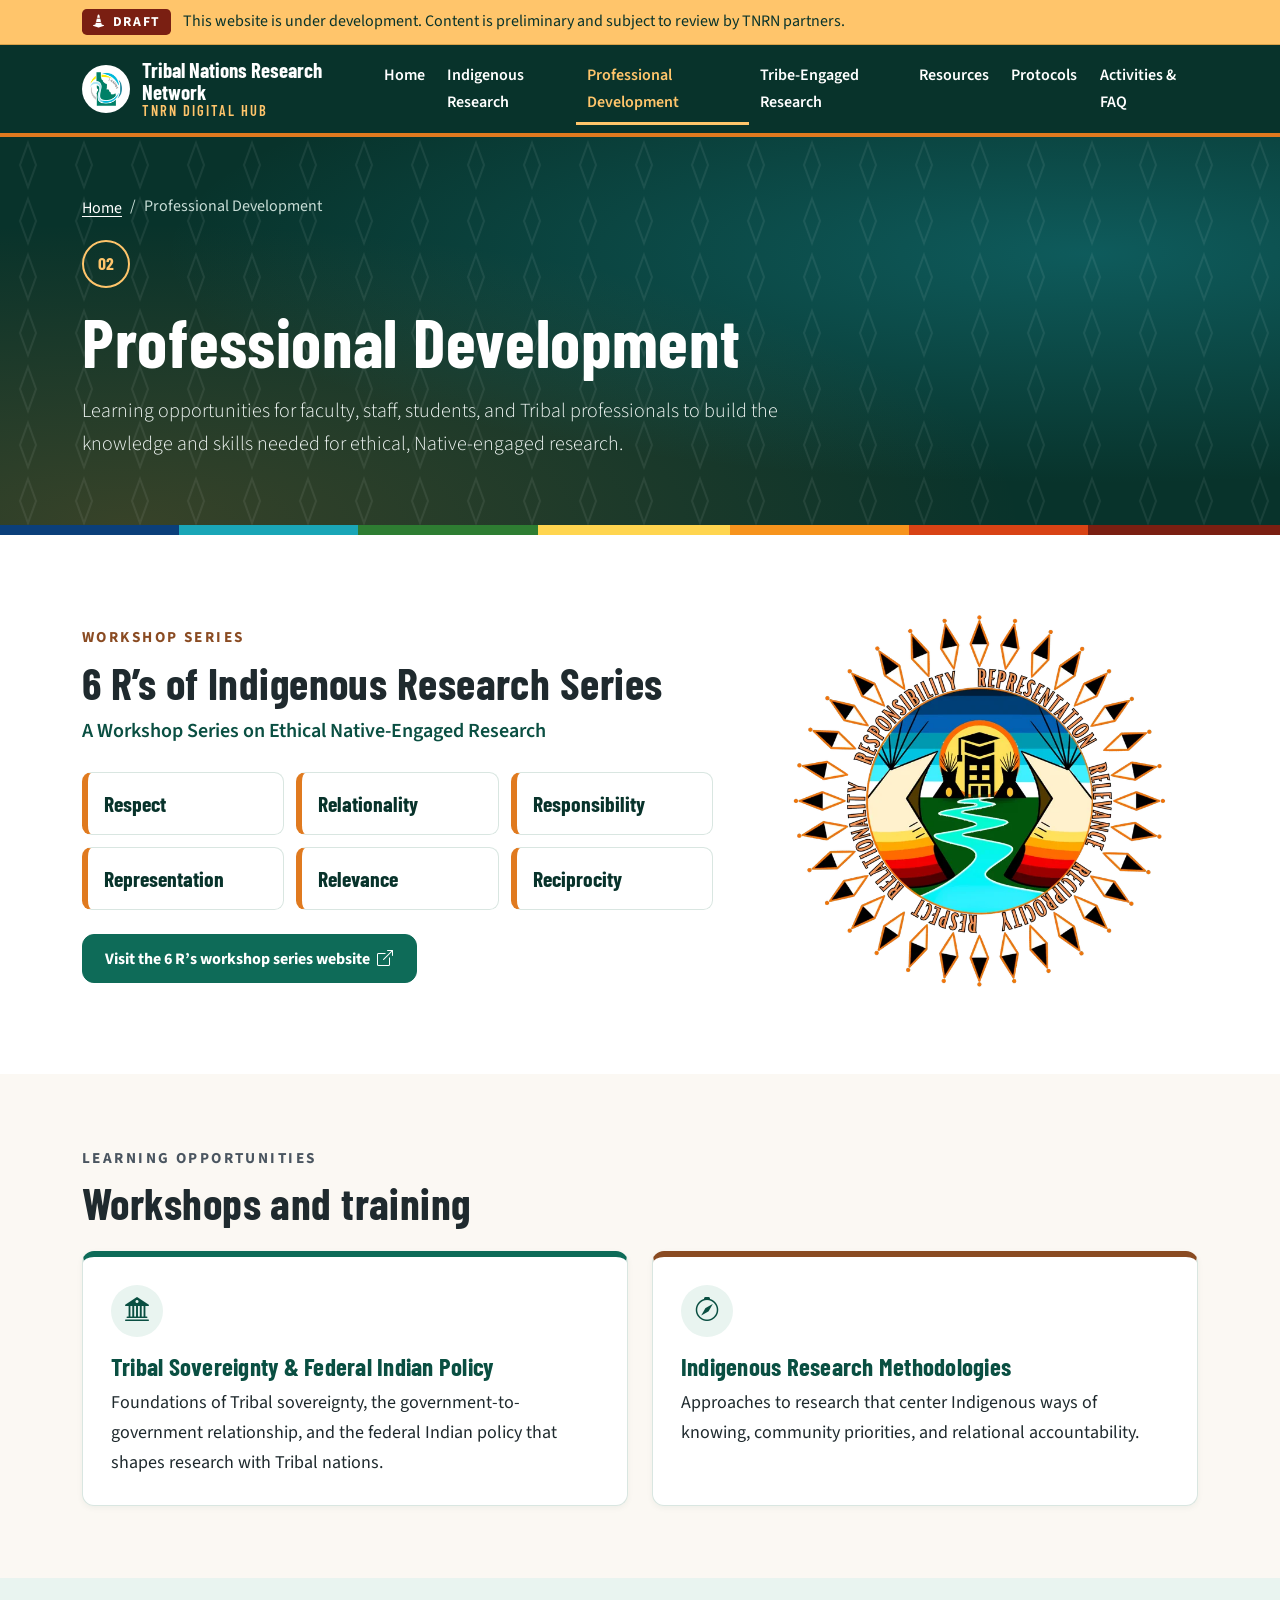
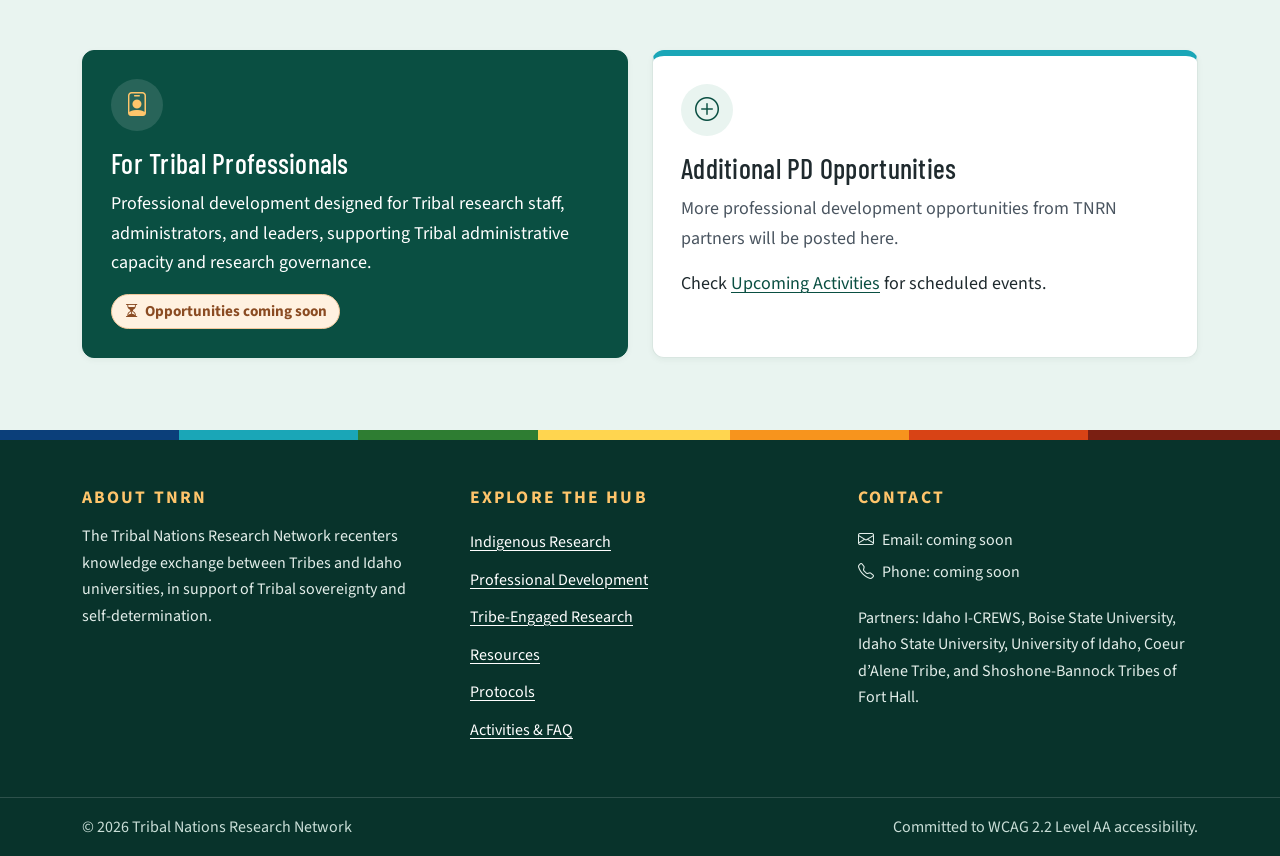
<file: professional-development.html>
<!doctype html>
<html lang="en">
<head>
  <meta charset="utf-8">
  <meta name="viewport" content="width=device-width, initial-scale=1">
  <title>Professional Development | TNRN Digital Hub</title>
  <meta name="description" content="Workshops and learning opportunities on ethical, Native-engaged research, including the 6 R's of Indigenous Research series.">
  <meta name="robots" content="noindex, nofollow">  <!-- TODO: remove before public launch -->
  <meta name="theme-color" content="#08332b">
  <link rel="icon" type="image/png" sizes="32x32" href="images/favicon-32.png">
  <link rel="apple-touch-icon" href="images/apple-touch-icon.png">
  <link rel="preconnect" href="https://fonts.googleapis.com">
  <link rel="preconnect" href="https://fonts.gstatic.com" crossorigin>
  <link href="https://fonts.googleapis.com/css2?family=Barlow+Condensed:wght@600;700&amp;family=Source+Sans+3:ital,wght@0,400;0,600;0,700;1,400&amp;display=swap" rel="stylesheet">
  <link rel="stylesheet" href="https://cdn.jsdelivr.net/npm/bootstrap@5.3.3/dist/css/bootstrap.min.css" crossorigin="anonymous">
  <link rel="stylesheet" href="https://cdn.jsdelivr.net/npm/bootstrap-icons@1.11.3/font/bootstrap-icons.min.css" crossorigin="anonymous">
  <link rel="stylesheet" href="css/styles.css">
</head>
<body>
  <a class="skip-link" href="#main">Skip to main content</a>

  <!-- DRAFT STATUS BANNER: remove this section (and the .draft-banner CSS) before public launch -->
  <section class="draft-banner" aria-label="Site status">
    <div class="container">
      <span class="draft-tag"><i class="bi bi-cone-striped" aria-hidden="true"></i>DRAFT</span>
      <p>This website is under development. Content is preliminary and subject to review by TNRN partners.</p>
    </div>
  </section>

  <header class="site-header on-dark">
    <nav class="navbar navbar-expand-xl" aria-label="Main">
      <div class="container">
        <a class="navbar-brand" href="index.html">
          <img src="images/logo-icrews.png" alt="" width="48" height="48">
          <span><span class="brand-name">Tribal Nations Research Network</span><span class="brand-sub">TNRN Digital Hub</span></span>
        </a>
        <button class="navbar-toggler" type="button" data-bs-toggle="collapse" data-bs-target="#mainNav" aria-controls="mainNav" aria-expanded="false">
          <span class="navbar-toggler-icon" aria-hidden="true"></span>
          <span class="visually-hidden">Menu</span>
        </button>
        <div class="collapse navbar-collapse" id="mainNav">
          <ul class="navbar-nav ms-auto">
            <li class="nav-item"><a class="nav-link" href="index.html">Home</a></li>
            <li class="nav-item"><a class="nav-link" href="data-sovereignty.html">Indigenous Research</a></li>
            <li class="nav-item"><a class="nav-link" href="professional-development.html" aria-current="page">Professional Development</a></li>
            <li class="nav-item"><a class="nav-link" href="tribe-engaged-research.html">Tribe-Engaged Research</a></li>
            <li class="nav-item"><a class="nav-link" href="resources.html">Resources</a></li>
            <li class="nav-item"><a class="nav-link" href="protocols.html">Protocols</a></li>
            <li class="nav-item"><a class="nav-link" href="activities.html">Activities &amp; FAQ</a></li>
          </ul>
        </div>
      </div>
    </nav>
  </header>

  <main id="main" tabindex="-1">
    <section class="page-hero pattern-diamonds on-dark" aria-labelledby="page-title">
      <div class="container">
        <nav aria-label="Breadcrumb">
          <ol class="breadcrumb">
            <li class="breadcrumb-item"><a href="index.html">Home</a></li>
            <li class="breadcrumb-item active" aria-current="page">Professional Development</li>
          </ol>
        </nav>
        <span class="section-num" aria-hidden="true">02</span>
        <h1 id="page-title">Professional Development</h1>
        <!-- DRAFT: description to be reviewed by TNRN (source documents said "Description to be added"). -->
        <p class="lead mt-3" data-draft>Learning opportunities for faculty, staff, students, and Tribal professionals to build the knowledge and skills needed for ethical, Native-engaged research.</p>
      </div>
    </section>
    <div class="band" aria-hidden="true"></div>

    <section class="section section-white" id="six-rs" aria-labelledby="sixrs-title">
      <div class="container">
        <div class="row g-4 g-lg-5 align-items-center">
          <div class="col-lg-5 text-center order-lg-2">
            <picture>
              <source srcset="images/6rs.webp" type="image/webp">
              <img class="w-100" style="max-width:420px;height:auto" src="images/6rs.png" width="720" height="677" loading="lazy"
                   alt="The 6 R's of Indigenous Research emblem: two hands cradle a river flowing toward a university building and tipis beneath a rising sun, encircled by the words Respect, Relationality, Responsibility, Representation, Relevance, and Reciprocity.">
            </picture>
          </div>
          <div class="col-lg-7 order-lg-1">
            <p class="eyebrow">Workshop Series</p>
            <h2 id="sixrs-title">6 R&rsquo;s of Indigenous Research Series</h2>
            <p class="fs-5 text-teal fw-semibold">A Workshop Series on Ethical Native-Engaged Research</p>
            <ul class="rs-grid list-unstyled my-4">
              <li class="rs-item">Respect</li>
              <li class="rs-item">Relationality</li>
              <li class="rs-item">Responsibility</li>
              <li class="rs-item">Representation</li>
              <li class="rs-item">Relevance</li>
              <li class="rs-item">Reciprocity</li>
            </ul>
            <a class="btn btn-tnrn" href="https://recultivating-and-renewing-reciprocal-research.com">
              Visit the 6 R&rsquo;s workshop series website <i class="bi bi-box-arrow-up-right ms-1" aria-hidden="true"></i><span class="visually-hidden">(external site)</span>
            </a>
          </div>
        </div>
      </div>
    </section>

    <section class="section" aria-labelledby="courses-title">
      <div class="container">
        <div class="section-intro mb-4">
          <p class="eyebrow">Learning Opportunities</p>
          <h2 id="courses-title">Workshops and training</h2>
        </div>
        <div class="row g-4">
          <div class="col-md-6">
            <article class="info-card accent-teal">
              <span class="icon-badge" aria-hidden="true"><i class="bi bi-bank2"></i></span>
              <h3>Tribal Sovereignty &amp; Federal Indian Policy</h3>
              <!-- DRAFT: source text appeared to be template filler ("Submit online research application"). -->
              <p class="mb-0" data-draft>Foundations of Tribal sovereignty, the government-to-government relationship, and the federal Indian policy that shapes research with Tribal nations.</p>
            </article>
          </div>
          <div class="col-md-6">
            <article class="info-card accent-clay">
              <span class="icon-badge" aria-hidden="true"><i class="bi bi-compass"></i></span>
              <h3>Indigenous Research Methodologies</h3>
              <!-- DRAFT: source text appeared to be template filler ("Process and procedures for continuing review, amendments, and closures"). -->
              <p class="mb-0" data-draft>Approaches to research that center Indigenous ways of knowing, community priorities, and relational accountability.</p>
            </article>
          </div>
        </div>
      </div>
    </section>

    <section class="section section-tint" aria-labelledby="tribal-pro-title">
      <div class="container">
        <div class="row g-4">
          <div class="col-lg-6">
            <article class="info-card dark on-dark">
              <span class="icon-badge" aria-hidden="true"><i class="bi bi-person-badge"></i></span>
              <h2 id="tribal-pro-title" class="h3">For Tribal Professionals</h2>
              <!-- DRAFT -->
              <p data-draft>Professional development designed for Tribal research staff, administrators, and leaders, supporting Tribal administrative capacity and research governance.</p>
              <p class="mb-0"><span class="status-pill"><i class="bi bi-hourglass-split" aria-hidden="true"></i>Opportunities coming soon</span></p>
            </article>
          </div>
          <div class="col-lg-6">
            <article class="info-card accent-sky" aria-labelledby="more-pd-title">
              <span class="icon-badge" aria-hidden="true"><i class="bi bi-plus-circle"></i></span>
              <h2 id="more-pd-title" class="h3">Additional PD Opportunities</h2>
              <!-- TODO: Add additional professional development opportunities as list items below. -->
              <p class="text-slate">More professional development opportunities from TNRN partners will be posted here.</p>
              <p class="mb-0">Check <a href="activities.html">Upcoming Activities</a> for scheduled events.</p>
            </article>
          </div>
        </div>
      </div>
    </section>
  </main>

  <footer class="site-footer on-dark">
    <div class="band" aria-hidden="true"></div>
    <div class="container py-5">
      <div class="row g-4 g-lg-5">
        <div class="col-lg-4">
          <h2>About TNRN</h2>
          <p>The Tribal Nations Research Network recenters knowledge exchange between Tribes and Idaho universities, in support of Tribal sovereignty and self-determination.</p>
        </div>
        <div class="col-sm-6 col-lg-4 footer-nav">
          <h2>Explore the Hub</h2>
          <nav aria-label="Footer">
            <ul>
              <li><a href="data-sovereignty.html">Indigenous Research</a></li>
              <li><a href="professional-development.html">Professional Development</a></li>
              <li><a href="tribe-engaged-research.html">Tribe-Engaged Research</a></li>
              <li><a href="resources.html">Resources</a></li>
              <li><a href="protocols.html">Protocols</a></li>
              <li><a href="activities.html">Activities &amp; FAQ</a></li>
            </ul>
          </nav>
        </div>
        <div class="col-sm-6 col-lg-4">
          <h2 id="contact">Contact</h2>
          <!-- TODO: Replace with real TNRN contact details (the source PDF used Canva template placeholders). -->
          <ul data-draft>
            <li><i class="bi bi-envelope me-2" aria-hidden="true"></i>Email: <span>coming soon</span></li>
            <li><i class="bi bi-telephone me-2" aria-hidden="true"></i>Phone: <span>coming soon</span></li>
          </ul>
          <p class="mt-3 mb-0">Partners: Idaho I-CREWS, Boise State University, Idaho State University, University of Idaho, Coeur d&rsquo;Alene Tribe, and Shoshone-Bannock Tribes of Fort Hall.</p>
        </div>
      </div>
    </div>
    <div class="footer-bottom">
      <div class="container py-3 d-flex flex-column flex-md-row justify-content-between gap-2">
        <p class="mb-0">&copy; <span data-year>2026</span> Tribal Nations Research Network</p>
        <p class="mb-0">Committed to WCAG 2.2 Level AA accessibility.</p>
      </div>
    </div>
  </footer>

  <script src="https://cdn.jsdelivr.net/npm/bootstrap@5.3.3/dist/js/bootstrap.bundle.min.js" crossorigin="anonymous"></script>
  <script src="js/main.js"></script>
  <script src="https://pinpoint.nkn.uidaho.edu/embed.js" data-project="EN5sGA_bUls0IUqB" async></script>
</body>
</html>
</file>
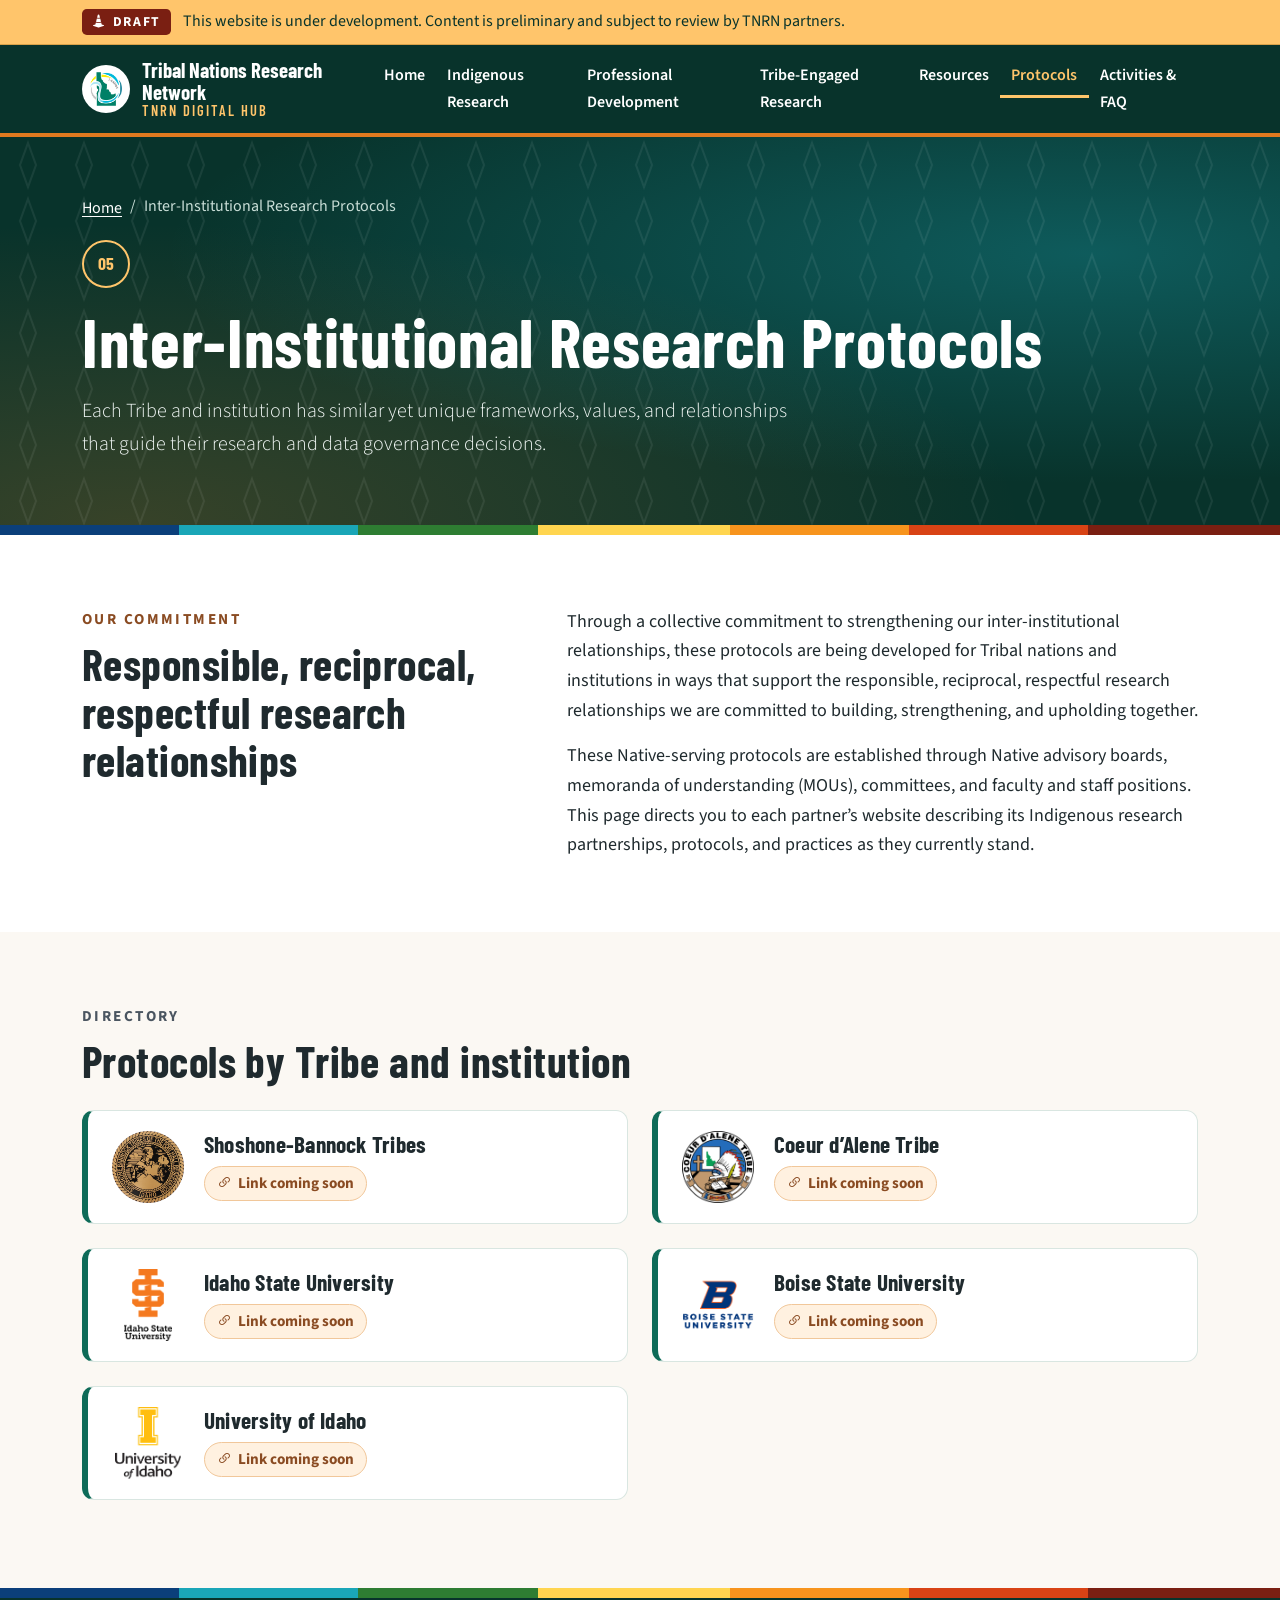
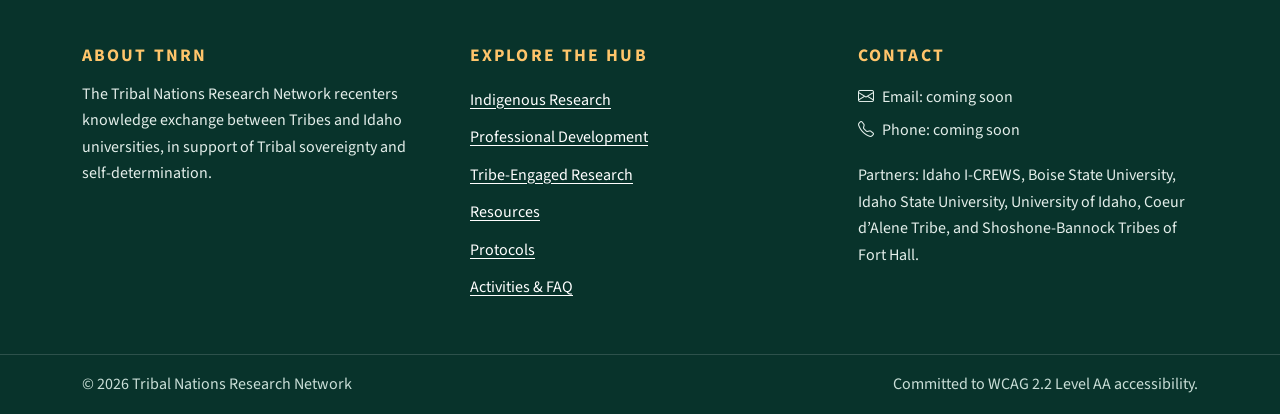
<file: protocols.html>
<!doctype html>
<html lang="en">
<head>
  <meta charset="utf-8">
  <meta name="viewport" content="width=device-width, initial-scale=1">
  <title>Inter-Institutional Research Protocols | TNRN Digital Hub</title>
  <meta name="description" content="Links to each partner Tribe and institution's Indigenous research partnerships, protocols, and practices.">
  <meta name="robots" content="noindex, nofollow">  <!-- TODO: remove before public launch -->
  <meta name="theme-color" content="#08332b">
  <link rel="icon" type="image/png" sizes="32x32" href="images/favicon-32.png">
  <link rel="apple-touch-icon" href="images/apple-touch-icon.png">
  <link rel="preconnect" href="https://fonts.googleapis.com">
  <link rel="preconnect" href="https://fonts.gstatic.com" crossorigin>
  <link href="https://fonts.googleapis.com/css2?family=Barlow+Condensed:wght@600;700&amp;family=Source+Sans+3:ital,wght@0,400;0,600;0,700;1,400&amp;display=swap" rel="stylesheet">
  <link rel="stylesheet" href="https://cdn.jsdelivr.net/npm/bootstrap@5.3.3/dist/css/bootstrap.min.css" crossorigin="anonymous">
  <link rel="stylesheet" href="https://cdn.jsdelivr.net/npm/bootstrap-icons@1.11.3/font/bootstrap-icons.min.css" crossorigin="anonymous">
  <link rel="stylesheet" href="css/styles.css">
</head>
<body>
  <a class="skip-link" href="#main">Skip to main content</a>

  <!-- DRAFT STATUS BANNER: remove this section (and the .draft-banner CSS) before public launch -->
  <section class="draft-banner" aria-label="Site status">
    <div class="container">
      <span class="draft-tag"><i class="bi bi-cone-striped" aria-hidden="true"></i>DRAFT</span>
      <p>This website is under development. Content is preliminary and subject to review by TNRN partners.</p>
    </div>
  </section>

  <header class="site-header on-dark">
    <nav class="navbar navbar-expand-xl" aria-label="Main">
      <div class="container">
        <a class="navbar-brand" href="index.html">
          <img src="images/logo-icrews.png" alt="" width="48" height="48">
          <span><span class="brand-name">Tribal Nations Research Network</span><span class="brand-sub">TNRN Digital Hub</span></span>
        </a>
        <button class="navbar-toggler" type="button" data-bs-toggle="collapse" data-bs-target="#mainNav" aria-controls="mainNav" aria-expanded="false">
          <span class="navbar-toggler-icon" aria-hidden="true"></span>
          <span class="visually-hidden">Menu</span>
        </button>
        <div class="collapse navbar-collapse" id="mainNav">
          <ul class="navbar-nav ms-auto">
            <li class="nav-item"><a class="nav-link" href="index.html">Home</a></li>
            <li class="nav-item"><a class="nav-link" href="data-sovereignty.html">Indigenous Research</a></li>
            <li class="nav-item"><a class="nav-link" href="professional-development.html">Professional Development</a></li>
            <li class="nav-item"><a class="nav-link" href="tribe-engaged-research.html">Tribe-Engaged Research</a></li>
            <li class="nav-item"><a class="nav-link" href="resources.html">Resources</a></li>
            <li class="nav-item"><a class="nav-link" href="protocols.html" aria-current="page">Protocols</a></li>
            <li class="nav-item"><a class="nav-link" href="activities.html">Activities &amp; FAQ</a></li>
          </ul>
        </div>
      </div>
    </nav>
  </header>

  <main id="main" tabindex="-1">
    <section class="page-hero pattern-diamonds on-dark" aria-labelledby="page-title">
      <div class="container">
        <nav aria-label="Breadcrumb">
          <ol class="breadcrumb">
            <li class="breadcrumb-item"><a href="index.html">Home</a></li>
            <li class="breadcrumb-item active" aria-current="page">Inter-Institutional Research Protocols</li>
          </ol>
        </nav>
        <span class="section-num" aria-hidden="true">05</span>
        <h1 id="page-title">Inter-Institutional Research Protocols</h1>
        <p class="lead mt-3">Each Tribe and institution has similar yet unique frameworks, values, and relationships that guide their research and data governance decisions.</p>
      </div>
    </section>
    <div class="band" aria-hidden="true"></div>

    <section class="section section-white" aria-labelledby="about-title">
      <div class="container">
        <div class="row g-4 g-lg-5">
          <div class="col-lg-5">
            <p class="eyebrow">Our Commitment</p>
            <h2 id="about-title">Responsible, reciprocal, respectful research relationships</h2>
          </div>
          <div class="col-lg-7">
            <p>Through a collective commitment to strengthening our inter-institutional relationships, these protocols are being developed for Tribal nations and institutions in ways that support the responsible, reciprocal, respectful research relationships we are committed to building, strengthening, and upholding together.</p>
            <p class="mb-0">These Native-serving protocols are established through Native advisory boards, memoranda of understanding (MOUs), committees, and faculty and staff positions. This page directs you to each partner&rsquo;s website describing its Indigenous research partnerships, protocols, and practices as they currently stand.</p>
          </div>
        </div>
      </div>
    </section>

    <section class="section" aria-labelledby="directory-title">
      <div class="container">
        <div class="section-intro mb-4">
          <p class="eyebrow">Directory</p>
          <h2 id="directory-title">Protocols by Tribe and institution</h2>
        </div>
        <!-- TODO: Replace each "Link coming soon" pill with a real link, e.g.
             <a class="btn btn-tnrn btn-sm mt-2" href="https://...">View protocols<span class="visually-hidden"> for [Name]</span></a> -->
        <ul class="row g-4 list-unstyled">
          <li class="col-lg-6">
            <div class="protocol-item">
              <img src="images/logo-sbt.png" alt="" width="72" height="72" loading="lazy">
              <div>
                <h3>Shoshone-Bannock Tribes</h3>
                <p><span class="status-pill mt-1"><i class="bi bi-link-45deg" aria-hidden="true"></i>Link coming soon</span></p>
              </div>
            </div>
          </li>
          <li class="col-lg-6">
            <div class="protocol-item">
              <img src="images/logo-cda.png" alt="" width="72" height="72" loading="lazy">
              <div>
                <h3>Coeur d&rsquo;Alene Tribe</h3>
                <p><span class="status-pill mt-1"><i class="bi bi-link-45deg" aria-hidden="true"></i>Link coming soon</span></p>
              </div>
            </div>
          </li>
          <li class="col-lg-6">
            <div class="protocol-item">
              <img src="images/logo-isu.png" alt="" width="72" height="72" loading="lazy">
              <div>
                <h3>Idaho State University</h3>
                <p><span class="status-pill mt-1"><i class="bi bi-link-45deg" aria-hidden="true"></i>Link coming soon</span></p>
              </div>
            </div>
          </li>
          <li class="col-lg-6">
            <div class="protocol-item">
              <img src="images/logo-bsu.png" alt="" width="72" height="72" loading="lazy">
              <div>
                <h3>Boise State University</h3>
                <p><span class="status-pill mt-1"><i class="bi bi-link-45deg" aria-hidden="true"></i>Link coming soon</span></p>
              </div>
            </div>
          </li>
          <li class="col-lg-6">
            <div class="protocol-item">
              <img src="images/logo-ui.png" alt="" width="72" height="72" loading="lazy">
              <div>
                <h3>University of Idaho</h3>
                <p><span class="status-pill mt-1"><i class="bi bi-link-45deg" aria-hidden="true"></i>Link coming soon</span></p>
              </div>
            </div>
          </li>
        </ul>
      </div>
    </section>
  </main>

  <footer class="site-footer on-dark">
    <div class="band" aria-hidden="true"></div>
    <div class="container py-5">
      <div class="row g-4 g-lg-5">
        <div class="col-lg-4">
          <h2>About TNRN</h2>
          <p>The Tribal Nations Research Network recenters knowledge exchange between Tribes and Idaho universities, in support of Tribal sovereignty and self-determination.</p>
        </div>
        <div class="col-sm-6 col-lg-4 footer-nav">
          <h2>Explore the Hub</h2>
          <nav aria-label="Footer">
            <ul>
              <li><a href="data-sovereignty.html">Indigenous Research</a></li>
              <li><a href="professional-development.html">Professional Development</a></li>
              <li><a href="tribe-engaged-research.html">Tribe-Engaged Research</a></li>
              <li><a href="resources.html">Resources</a></li>
              <li><a href="protocols.html">Protocols</a></li>
              <li><a href="activities.html">Activities &amp; FAQ</a></li>
            </ul>
          </nav>
        </div>
        <div class="col-sm-6 col-lg-4">
          <h2 id="contact">Contact</h2>
          <!-- TODO: Replace with real TNRN contact details (the source PDF used Canva template placeholders). -->
          <ul data-draft>
            <li><i class="bi bi-envelope me-2" aria-hidden="true"></i>Email: <span>coming soon</span></li>
            <li><i class="bi bi-telephone me-2" aria-hidden="true"></i>Phone: <span>coming soon</span></li>
          </ul>
          <p class="mt-3 mb-0">Partners: Idaho I-CREWS, Boise State University, Idaho State University, University of Idaho, Coeur d&rsquo;Alene Tribe, and Shoshone-Bannock Tribes of Fort Hall.</p>
        </div>
      </div>
    </div>
    <div class="footer-bottom">
      <div class="container py-3 d-flex flex-column flex-md-row justify-content-between gap-2">
        <p class="mb-0">&copy; <span data-year>2026</span> Tribal Nations Research Network</p>
        <p class="mb-0">Committed to WCAG 2.2 Level AA accessibility.</p>
      </div>
    </div>
  </footer>

  <script src="https://cdn.jsdelivr.net/npm/bootstrap@5.3.3/dist/js/bootstrap.bundle.min.js" crossorigin="anonymous"></script>
  <script src="js/main.js"></script>
  <script src="https://pinpoint.nkn.uidaho.edu/embed.js" data-project="EN5sGA_bUls0IUqB" async></script>
</body>
</html>
</file>
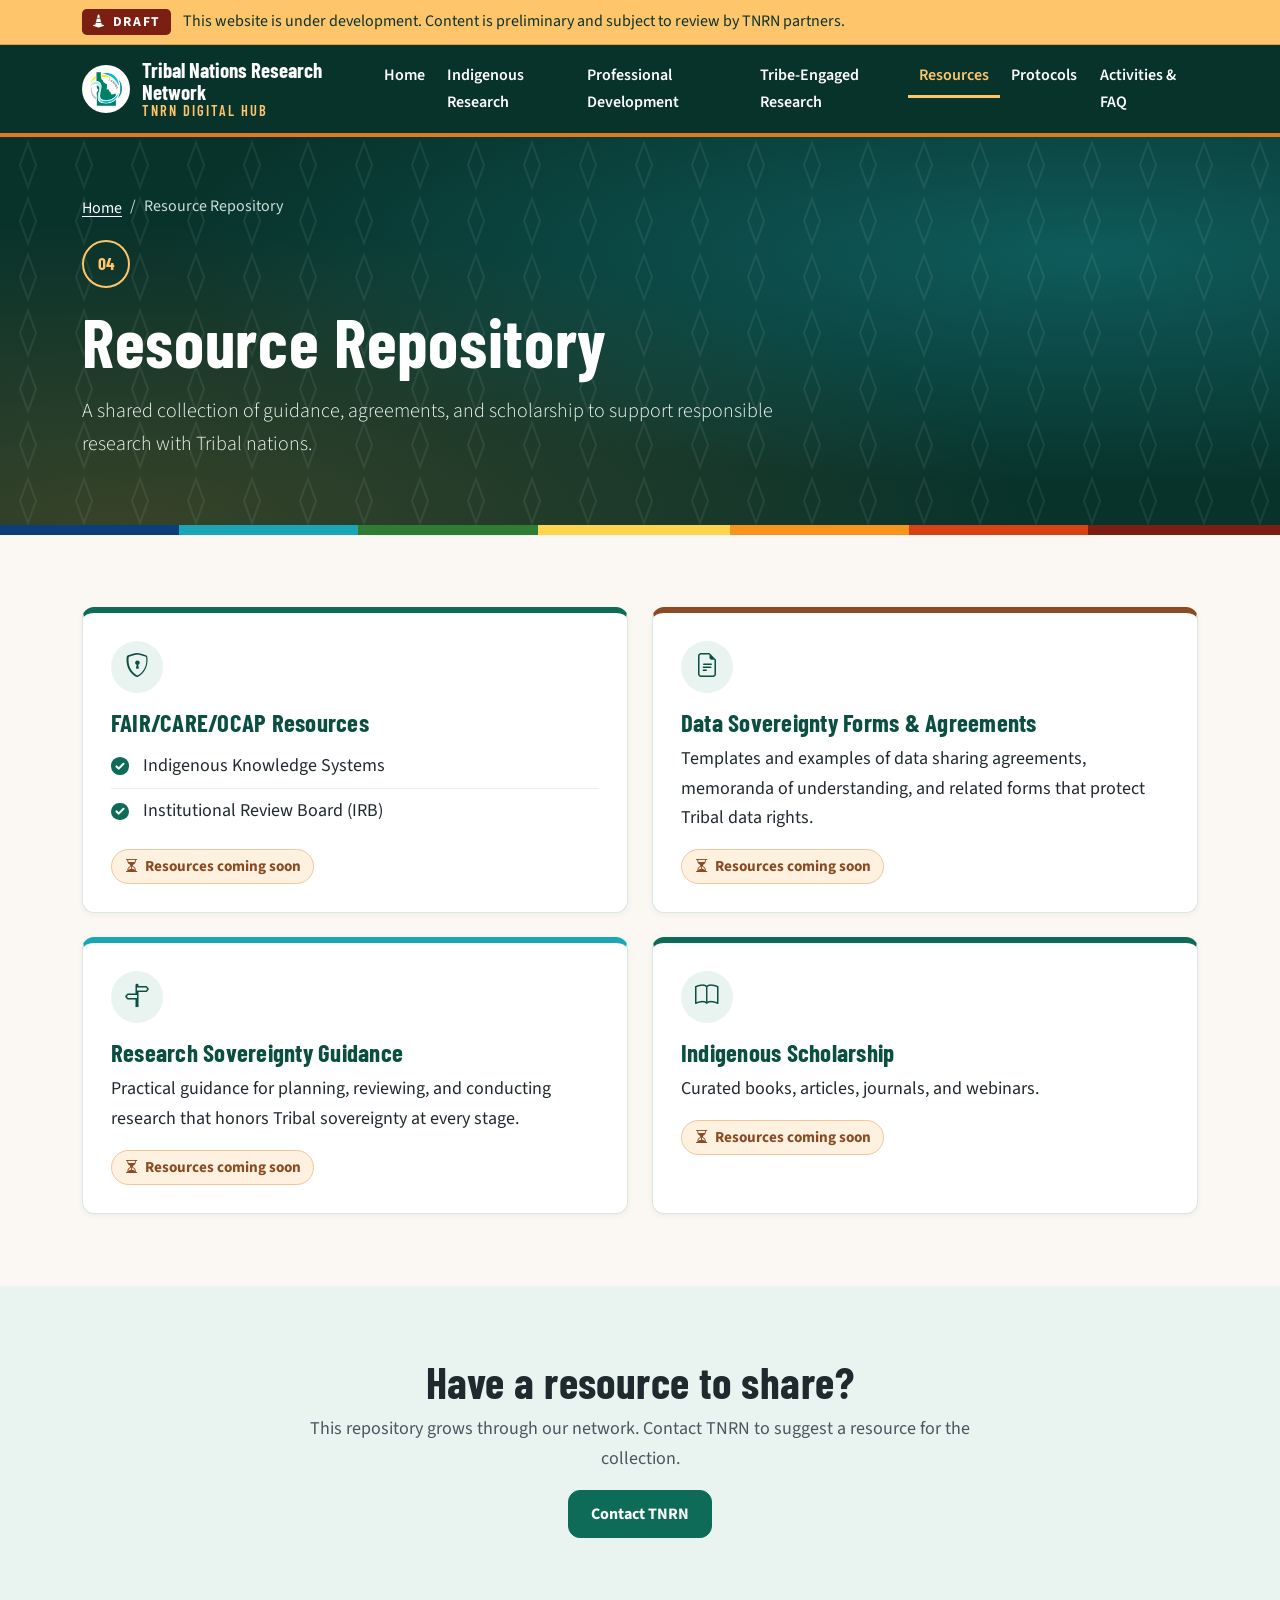
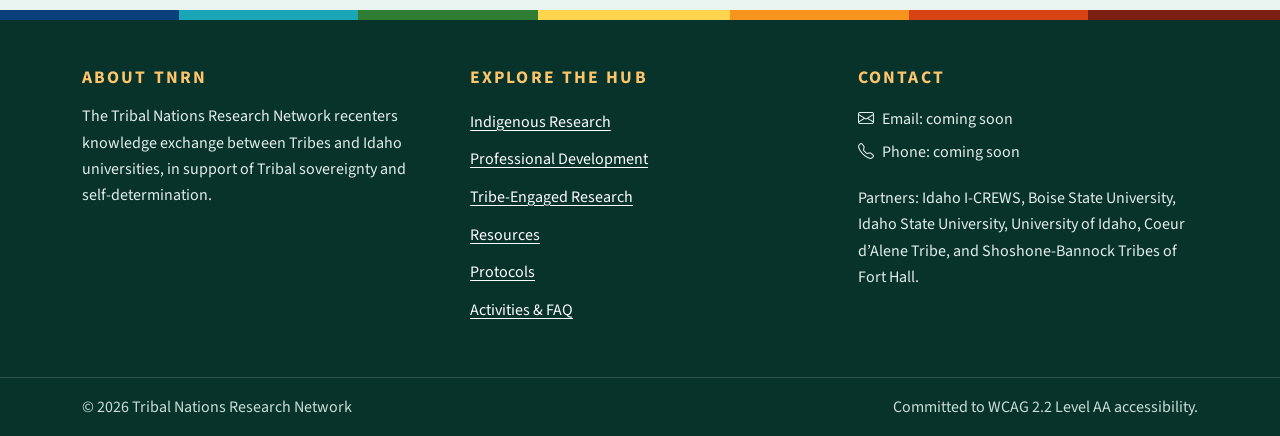
<file: resources.html>
<!doctype html>
<html lang="en">
<head>
  <meta charset="utf-8">
  <meta name="viewport" content="width=device-width, initial-scale=1">
  <title>Resource Repository | TNRN Digital Hub</title>
  <meta name="description" content="FAIR, CARE and OCAP resources, data sovereignty agreements, research sovereignty guidance, and curated Indigenous scholarship.">
  <meta name="robots" content="noindex, nofollow">  <!-- TODO: remove before public launch -->
  <meta name="theme-color" content="#08332b">
  <link rel="icon" type="image/png" sizes="32x32" href="images/favicon-32.png">
  <link rel="apple-touch-icon" href="images/apple-touch-icon.png">
  <link rel="preconnect" href="https://fonts.googleapis.com">
  <link rel="preconnect" href="https://fonts.gstatic.com" crossorigin>
  <link href="https://fonts.googleapis.com/css2?family=Barlow+Condensed:wght@600;700&amp;family=Source+Sans+3:ital,wght@0,400;0,600;0,700;1,400&amp;display=swap" rel="stylesheet">
  <link rel="stylesheet" href="https://cdn.jsdelivr.net/npm/bootstrap@5.3.3/dist/css/bootstrap.min.css" crossorigin="anonymous">
  <link rel="stylesheet" href="https://cdn.jsdelivr.net/npm/bootstrap-icons@1.11.3/font/bootstrap-icons.min.css" crossorigin="anonymous">
  <link rel="stylesheet" href="css/styles.css">
</head>
<body>
  <a class="skip-link" href="#main">Skip to main content</a>

  <!-- DRAFT STATUS BANNER: remove this section (and the .draft-banner CSS) before public launch -->
  <section class="draft-banner" aria-label="Site status">
    <div class="container">
      <span class="draft-tag"><i class="bi bi-cone-striped" aria-hidden="true"></i>DRAFT</span>
      <p>This website is under development. Content is preliminary and subject to review by TNRN partners.</p>
    </div>
  </section>

  <header class="site-header on-dark">
    <nav class="navbar navbar-expand-xl" aria-label="Main">
      <div class="container">
        <a class="navbar-brand" href="index.html">
          <img src="images/logo-icrews.png" alt="" width="48" height="48">
          <span><span class="brand-name">Tribal Nations Research Network</span><span class="brand-sub">TNRN Digital Hub</span></span>
        </a>
        <button class="navbar-toggler" type="button" data-bs-toggle="collapse" data-bs-target="#mainNav" aria-controls="mainNav" aria-expanded="false">
          <span class="navbar-toggler-icon" aria-hidden="true"></span>
          <span class="visually-hidden">Menu</span>
        </button>
        <div class="collapse navbar-collapse" id="mainNav">
          <ul class="navbar-nav ms-auto">
            <li class="nav-item"><a class="nav-link" href="index.html">Home</a></li>
            <li class="nav-item"><a class="nav-link" href="data-sovereignty.html">Indigenous Research</a></li>
            <li class="nav-item"><a class="nav-link" href="professional-development.html">Professional Development</a></li>
            <li class="nav-item"><a class="nav-link" href="tribe-engaged-research.html">Tribe-Engaged Research</a></li>
            <li class="nav-item"><a class="nav-link" href="resources.html" aria-current="page">Resources</a></li>
            <li class="nav-item"><a class="nav-link" href="protocols.html">Protocols</a></li>
            <li class="nav-item"><a class="nav-link" href="activities.html">Activities &amp; FAQ</a></li>
          </ul>
        </div>
      </div>
    </nav>
  </header>

  <main id="main" tabindex="-1">
    <section class="page-hero pattern-diamonds on-dark" aria-labelledby="page-title">
      <div class="container">
        <nav aria-label="Breadcrumb">
          <ol class="breadcrumb">
            <li class="breadcrumb-item"><a href="index.html">Home</a></li>
            <li class="breadcrumb-item active" aria-current="page">Resource Repository</li>
          </ol>
        </nav>
        <span class="section-num" aria-hidden="true">04</span>
        <h1 id="page-title">Resource Repository</h1>
        <!-- DRAFT: source intro was template filler text. -->
        <p class="lead mt-3" data-draft>A shared collection of guidance, agreements, and scholarship to support responsible research with Tribal nations.</p>
      </div>
    </section>
    <div class="band" aria-hidden="true"></div>

    <section class="section" aria-labelledby="collections-title">
      <div class="container">
        <h2 id="collections-title" class="visually-hidden">Resource collections</h2>
        <div class="row g-4">
          <div class="col-md-6">
            <article class="info-card accent-teal">
              <span class="icon-badge" aria-hidden="true"><i class="bi bi-shield-lock"></i></span>
              <h3>FAIR/CARE/OCAP Resources</h3>
              <ul class="check-list mb-3">
                <li>Indigenous Knowledge Systems</li>
                <li>Institutional Review Board (IRB)</li>
              </ul>
              <!-- TODO: Add links to resources. -->
              <p class="mb-0"><span class="status-pill"><i class="bi bi-hourglass-split" aria-hidden="true"></i>Resources coming soon</span></p>
            </article>
          </div>
          <div class="col-md-6">
            <article class="info-card accent-clay">
              <span class="icon-badge" aria-hidden="true"><i class="bi bi-file-earmark-text"></i></span>
              <h3>Data Sovereignty Forms &amp; Agreements</h3>
              <!-- DRAFT: source text was template filler. -->
              <p data-draft>Templates and examples of data sharing agreements, memoranda of understanding, and related forms that protect Tribal data rights.</p>
              <p class="mb-0"><span class="status-pill"><i class="bi bi-hourglass-split" aria-hidden="true"></i>Resources coming soon</span></p>
            </article>
          </div>
          <div class="col-md-6">
            <article class="info-card accent-sky">
              <span class="icon-badge" aria-hidden="true"><i class="bi bi-signpost-split"></i></span>
              <h3>Research Sovereignty Guidance</h3>
              <!-- DRAFT: source text was template filler. -->
              <p data-draft>Practical guidance for planning, reviewing, and conducting research that honors Tribal sovereignty at every stage.</p>
              <p class="mb-0"><span class="status-pill"><i class="bi bi-hourglass-split" aria-hidden="true"></i>Resources coming soon</span></p>
            </article>
          </div>
          <div class="col-md-6">
            <article class="info-card accent-teal">
              <span class="icon-badge" aria-hidden="true"><i class="bi bi-book"></i></span>
              <h3>Indigenous Scholarship</h3>
              <p>Curated books, articles, journals, and webinars.</p>
              <p class="mb-0"><span class="status-pill"><i class="bi bi-hourglass-split" aria-hidden="true"></i>Resources coming soon</span></p>
            </article>
          </div>
        </div>
      </div>
    </section>

    <section class="section section-tint" aria-labelledby="suggest-title">
      <div class="container text-center">
        <h2 id="suggest-title">Have a resource to share?</h2>
        <p class="mx-auto max-w-prose text-slate">This repository grows through our network. Contact TNRN to suggest a resource for the collection.</p>
        <a class="btn btn-tnrn" href="#contact">Contact TNRN</a>
      </div>
    </section>
  </main>

  <footer class="site-footer on-dark">
    <div class="band" aria-hidden="true"></div>
    <div class="container py-5">
      <div class="row g-4 g-lg-5">
        <div class="col-lg-4">
          <h2>About TNRN</h2>
          <p>The Tribal Nations Research Network recenters knowledge exchange between Tribes and Idaho universities, in support of Tribal sovereignty and self-determination.</p>
        </div>
        <div class="col-sm-6 col-lg-4 footer-nav">
          <h2>Explore the Hub</h2>
          <nav aria-label="Footer">
            <ul>
              <li><a href="data-sovereignty.html">Indigenous Research</a></li>
              <li><a href="professional-development.html">Professional Development</a></li>
              <li><a href="tribe-engaged-research.html">Tribe-Engaged Research</a></li>
              <li><a href="resources.html">Resources</a></li>
              <li><a href="protocols.html">Protocols</a></li>
              <li><a href="activities.html">Activities &amp; FAQ</a></li>
            </ul>
          </nav>
        </div>
        <div class="col-sm-6 col-lg-4">
          <h2 id="contact">Contact</h2>
          <!-- TODO: Replace with real TNRN contact details (the source PDF used Canva template placeholders). -->
          <ul data-draft>
            <li><i class="bi bi-envelope me-2" aria-hidden="true"></i>Email: <span>coming soon</span></li>
            <li><i class="bi bi-telephone me-2" aria-hidden="true"></i>Phone: <span>coming soon</span></li>
          </ul>
          <p class="mt-3 mb-0">Partners: Idaho I-CREWS, Boise State University, Idaho State University, University of Idaho, Coeur d&rsquo;Alene Tribe, and Shoshone-Bannock Tribes of Fort Hall.</p>
        </div>
      </div>
    </div>
    <div class="footer-bottom">
      <div class="container py-3 d-flex flex-column flex-md-row justify-content-between gap-2">
        <p class="mb-0">&copy; <span data-year>2026</span> Tribal Nations Research Network</p>
        <p class="mb-0">Committed to WCAG 2.2 Level AA accessibility.</p>
      </div>
    </div>
  </footer>

  <script src="https://cdn.jsdelivr.net/npm/bootstrap@5.3.3/dist/js/bootstrap.bundle.min.js" crossorigin="anonymous"></script>
  <script src="js/main.js"></script>
  <script src="https://pinpoint.nkn.uidaho.edu/embed.js" data-project="EN5sGA_bUls0IUqB" async></script>
</body>
</html>
</file>
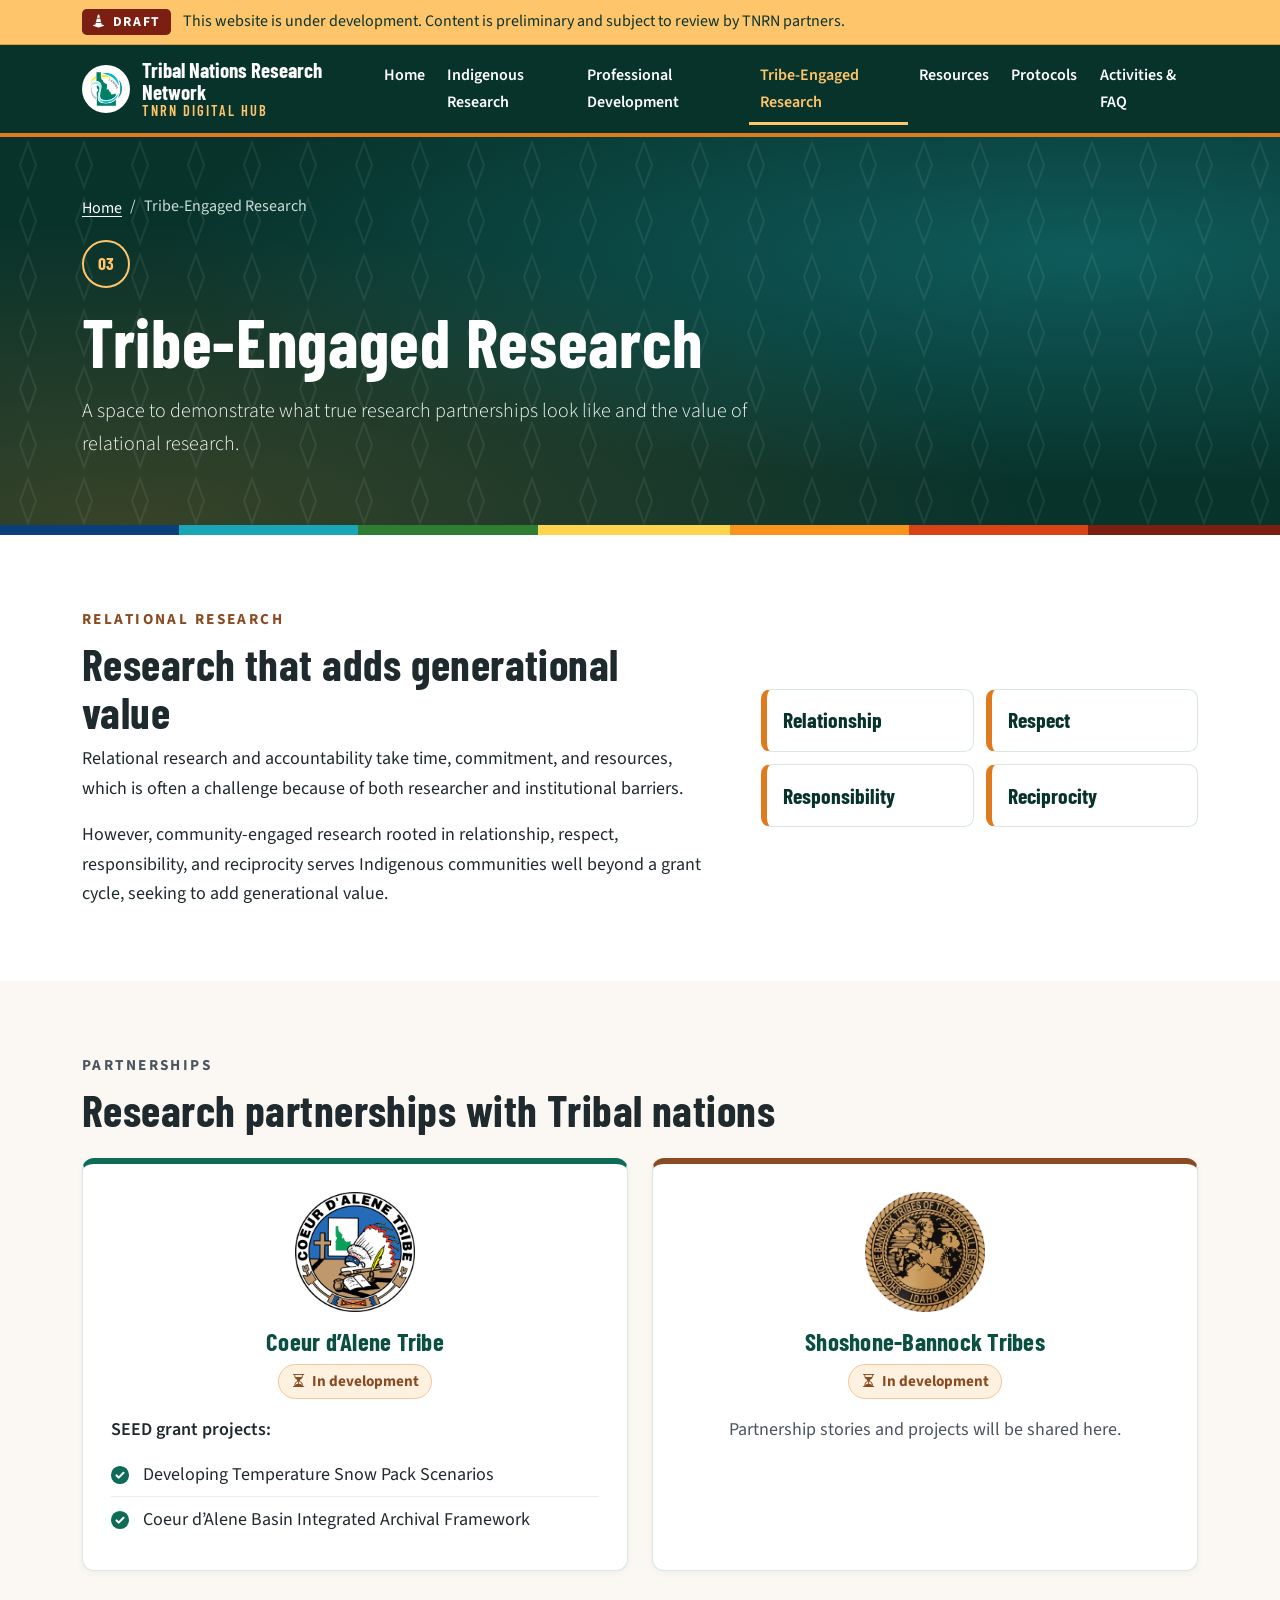
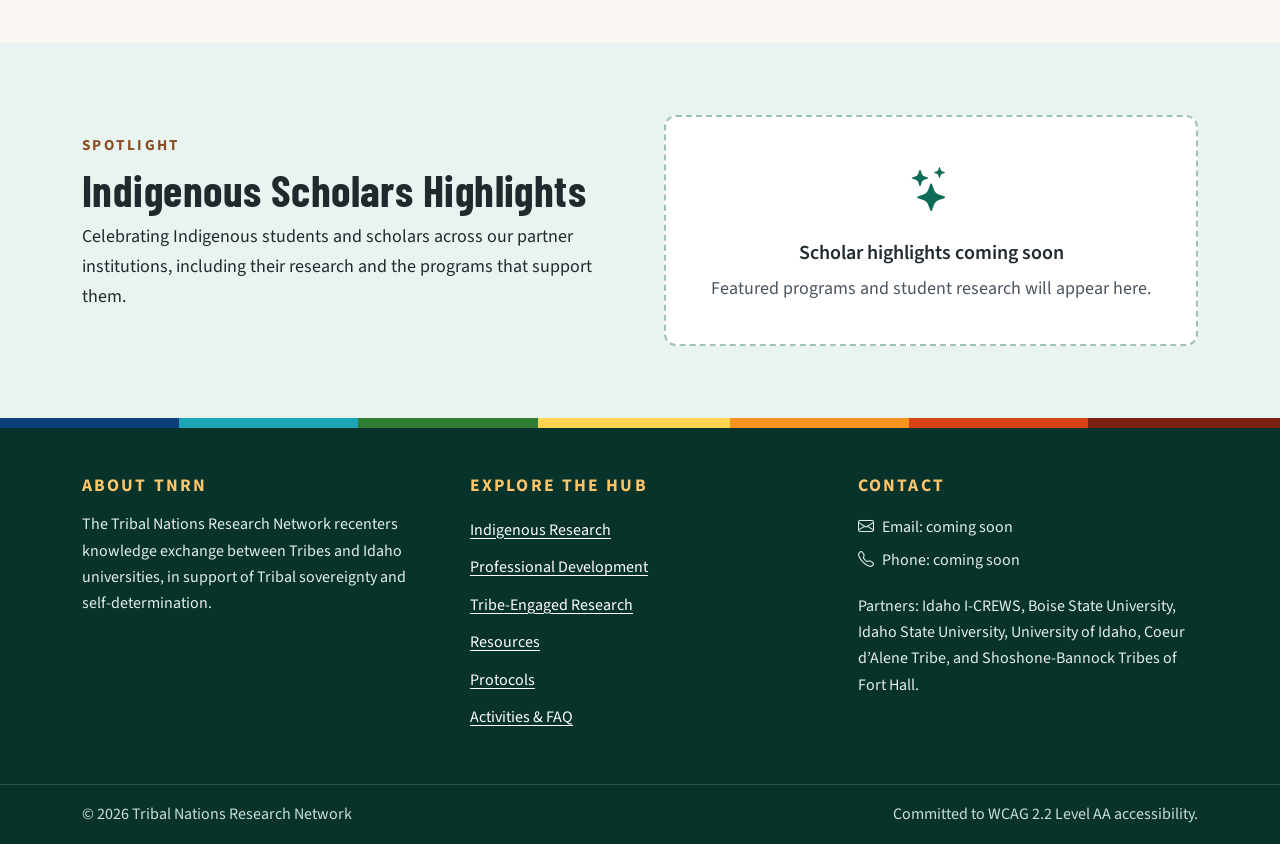
<file: tribe-engaged-research.html>
<!doctype html>
<html lang="en">
<head>
  <meta charset="utf-8">
  <meta name="viewport" content="width=device-width, initial-scale=1">
  <title>Tribe-Engaged Research | TNRN Digital Hub</title>
  <meta name="description" content="Research partnerships rooted in relationship, respect, responsibility, and reciprocity with the Coeur d'Alene Tribe and Shoshone-Bannock Tribes.">
  <meta name="robots" content="noindex, nofollow">  <!-- TODO: remove before public launch -->
  <meta name="theme-color" content="#08332b">
  <link rel="icon" type="image/png" sizes="32x32" href="images/favicon-32.png">
  <link rel="apple-touch-icon" href="images/apple-touch-icon.png">
  <link rel="preconnect" href="https://fonts.googleapis.com">
  <link rel="preconnect" href="https://fonts.gstatic.com" crossorigin>
  <link href="https://fonts.googleapis.com/css2?family=Barlow+Condensed:wght@600;700&amp;family=Source+Sans+3:ital,wght@0,400;0,600;0,700;1,400&amp;display=swap" rel="stylesheet">
  <link rel="stylesheet" href="https://cdn.jsdelivr.net/npm/bootstrap@5.3.3/dist/css/bootstrap.min.css" crossorigin="anonymous">
  <link rel="stylesheet" href="https://cdn.jsdelivr.net/npm/bootstrap-icons@1.11.3/font/bootstrap-icons.min.css" crossorigin="anonymous">
  <link rel="stylesheet" href="css/styles.css">
</head>
<body>
  <a class="skip-link" href="#main">Skip to main content</a>

  <!-- DRAFT STATUS BANNER: remove this section (and the .draft-banner CSS) before public launch -->
  <section class="draft-banner" aria-label="Site status">
    <div class="container">
      <span class="draft-tag"><i class="bi bi-cone-striped" aria-hidden="true"></i>DRAFT</span>
      <p>This website is under development. Content is preliminary and subject to review by TNRN partners.</p>
    </div>
  </section>

  <header class="site-header on-dark">
    <nav class="navbar navbar-expand-xl" aria-label="Main">
      <div class="container">
        <a class="navbar-brand" href="index.html">
          <img src="images/logo-icrews.png" alt="" width="48" height="48">
          <span><span class="brand-name">Tribal Nations Research Network</span><span class="brand-sub">TNRN Digital Hub</span></span>
        </a>
        <button class="navbar-toggler" type="button" data-bs-toggle="collapse" data-bs-target="#mainNav" aria-controls="mainNav" aria-expanded="false">
          <span class="navbar-toggler-icon" aria-hidden="true"></span>
          <span class="visually-hidden">Menu</span>
        </button>
        <div class="collapse navbar-collapse" id="mainNav">
          <ul class="navbar-nav ms-auto">
            <li class="nav-item"><a class="nav-link" href="index.html">Home</a></li>
            <li class="nav-item"><a class="nav-link" href="data-sovereignty.html">Indigenous Research</a></li>
            <li class="nav-item"><a class="nav-link" href="professional-development.html">Professional Development</a></li>
            <li class="nav-item"><a class="nav-link" href="tribe-engaged-research.html" aria-current="page">Tribe-Engaged Research</a></li>
            <li class="nav-item"><a class="nav-link" href="resources.html">Resources</a></li>
            <li class="nav-item"><a class="nav-link" href="protocols.html">Protocols</a></li>
            <li class="nav-item"><a class="nav-link" href="activities.html">Activities &amp; FAQ</a></li>
          </ul>
        </div>
      </div>
    </nav>
  </header>

  <main id="main" tabindex="-1">
    <section class="page-hero pattern-diamonds on-dark" aria-labelledby="page-title">
      <div class="container">
        <nav aria-label="Breadcrumb">
          <ol class="breadcrumb">
            <li class="breadcrumb-item"><a href="index.html">Home</a></li>
            <li class="breadcrumb-item active" aria-current="page">Tribe-Engaged Research</li>
          </ol>
        </nav>
        <span class="section-num" aria-hidden="true">03</span>
        <h1 id="page-title">Tribe-Engaged Research</h1>
        <p class="lead mt-3">A space to demonstrate what true research partnerships look like and the value of relational research.</p>
      </div>
    </section>
    <div class="band" aria-hidden="true"></div>

    <section class="section section-white" aria-labelledby="why-title">
      <div class="container">
        <div class="row g-4 g-lg-5 align-items-center">
          <div class="col-lg-7">
            <p class="eyebrow">Relational Research</p>
            <h2 id="why-title">Research that adds generational value</h2>
            <p>Relational research and accountability take time, commitment, and resources, which is often a challenge because of both researcher and institutional barriers.</p>
            <p class="mb-0">However, community-engaged research rooted in relationship, respect, responsibility, and reciprocity serves Indigenous communities well beyond a grant cycle, seeking to add generational value.</p>
          </div>
          <div class="col-lg-5">
            <ul class="rs-grid list-unstyled mb-0" aria-label="Research rooted in">
              <li class="rs-item">Relationship</li>
              <li class="rs-item">Respect</li>
              <li class="rs-item">Responsibility</li>
              <li class="rs-item">Reciprocity</li>
            </ul>
          </div>
        </div>
      </div>
    </section>

    <section class="section" aria-labelledby="partners-title">
      <div class="container">
        <div class="section-intro mb-4">
          <p class="eyebrow">Partnerships</p>
          <h2 id="partners-title">Research partnerships with Tribal nations</h2>
        </div>
        <div class="row g-4">
          <div class="col-md-6">
            <article class="info-card accent-teal text-center">
              <img src="images/logo-cda.png" alt="" width="120" height="120" class="mb-3" loading="lazy">
              <h3>Coeur d&rsquo;Alene Tribe</h3>
              <p><span class="status-pill"><i class="bi bi-hourglass-split" aria-hidden="true"></i>In development</span></p>
              <!-- DRAFT: SEED grant projects from the I-CREWS TNRN framework graphic. Confirm before publishing. -->
              <div class="text-start" data-draft>
                <p class="fw-semibold mb-2">SEED grant projects:</p>
                <ul class="check-list">
                  <li>Developing Temperature Snow Pack Scenarios</li>
                  <li>Coeur d&rsquo;Alene Basin Integrated Archival Framework</li>
                </ul>
              </div>
            </article>
          </div>
          <div class="col-md-6">
            <article class="info-card accent-clay text-center">
              <img src="images/logo-sbt.png" alt="" width="120" height="120" class="mb-3" loading="lazy">
              <h3>Shoshone-Bannock Tribes</h3>
              <p><span class="status-pill"><i class="bi bi-hourglass-split" aria-hidden="true"></i>In development</span></p>
              <p class="text-slate mb-0">Partnership stories and projects will be shared here.</p>
            </article>
          </div>
        </div>
      </div>
    </section>

    <section class="section section-tint" aria-labelledby="scholars-title">
      <div class="container">
        <div class="row g-4 g-lg-5 align-items-center">
          <div class="col-lg-6">
            <p class="eyebrow">Spotlight</p>
            <h2 id="scholars-title">Indigenous Scholars Highlights</h2>
            <!-- DRAFT: source notes said "Could be programs, or individual student research or programs they're part of". -->
            <p data-draft>Celebrating Indigenous students and scholars across our partner institutions, including their research and the programs that support them.</p>
          </div>
          <div class="col-lg-6">
            <div class="event-empty">
              <i class="bi bi-stars" aria-hidden="true"></i>
              <p class="fw-semibold fs-5 mt-2 mb-1">Scholar highlights coming soon</p>
              <p class="text-slate mb-0">Featured programs and student research will appear here.</p>
            </div>
          </div>
        </div>
      </div>
    </section>
  </main>

  <footer class="site-footer on-dark">
    <div class="band" aria-hidden="true"></div>
    <div class="container py-5">
      <div class="row g-4 g-lg-5">
        <div class="col-lg-4">
          <h2>About TNRN</h2>
          <p>The Tribal Nations Research Network recenters knowledge exchange between Tribes and Idaho universities, in support of Tribal sovereignty and self-determination.</p>
        </div>
        <div class="col-sm-6 col-lg-4 footer-nav">
          <h2>Explore the Hub</h2>
          <nav aria-label="Footer">
            <ul>
              <li><a href="data-sovereignty.html">Indigenous Research</a></li>
              <li><a href="professional-development.html">Professional Development</a></li>
              <li><a href="tribe-engaged-research.html">Tribe-Engaged Research</a></li>
              <li><a href="resources.html">Resources</a></li>
              <li><a href="protocols.html">Protocols</a></li>
              <li><a href="activities.html">Activities &amp; FAQ</a></li>
            </ul>
          </nav>
        </div>
        <div class="col-sm-6 col-lg-4">
          <h2 id="contact">Contact</h2>
          <!-- TODO: Replace with real TNRN contact details (the source PDF used Canva template placeholders). -->
          <ul data-draft>
            <li><i class="bi bi-envelope me-2" aria-hidden="true"></i>Email: <span>coming soon</span></li>
            <li><i class="bi bi-telephone me-2" aria-hidden="true"></i>Phone: <span>coming soon</span></li>
          </ul>
          <p class="mt-3 mb-0">Partners: Idaho I-CREWS, Boise State University, Idaho State University, University of Idaho, Coeur d&rsquo;Alene Tribe, and Shoshone-Bannock Tribes of Fort Hall.</p>
        </div>
      </div>
    </div>
    <div class="footer-bottom">
      <div class="container py-3 d-flex flex-column flex-md-row justify-content-between gap-2">
        <p class="mb-0">&copy; <span data-year>2026</span> Tribal Nations Research Network</p>
        <p class="mb-0">Committed to WCAG 2.2 Level AA accessibility.</p>
      </div>
    </div>
  </footer>

  <script src="https://cdn.jsdelivr.net/npm/bootstrap@5.3.3/dist/js/bootstrap.bundle.min.js" crossorigin="anonymous"></script>
  <script src="js/main.js"></script>
  <script src="https://pinpoint.nkn.uidaho.edu/embed.js" data-project="EN5sGA_bUls0IUqB" async></script>
</body>
</html>
</file>
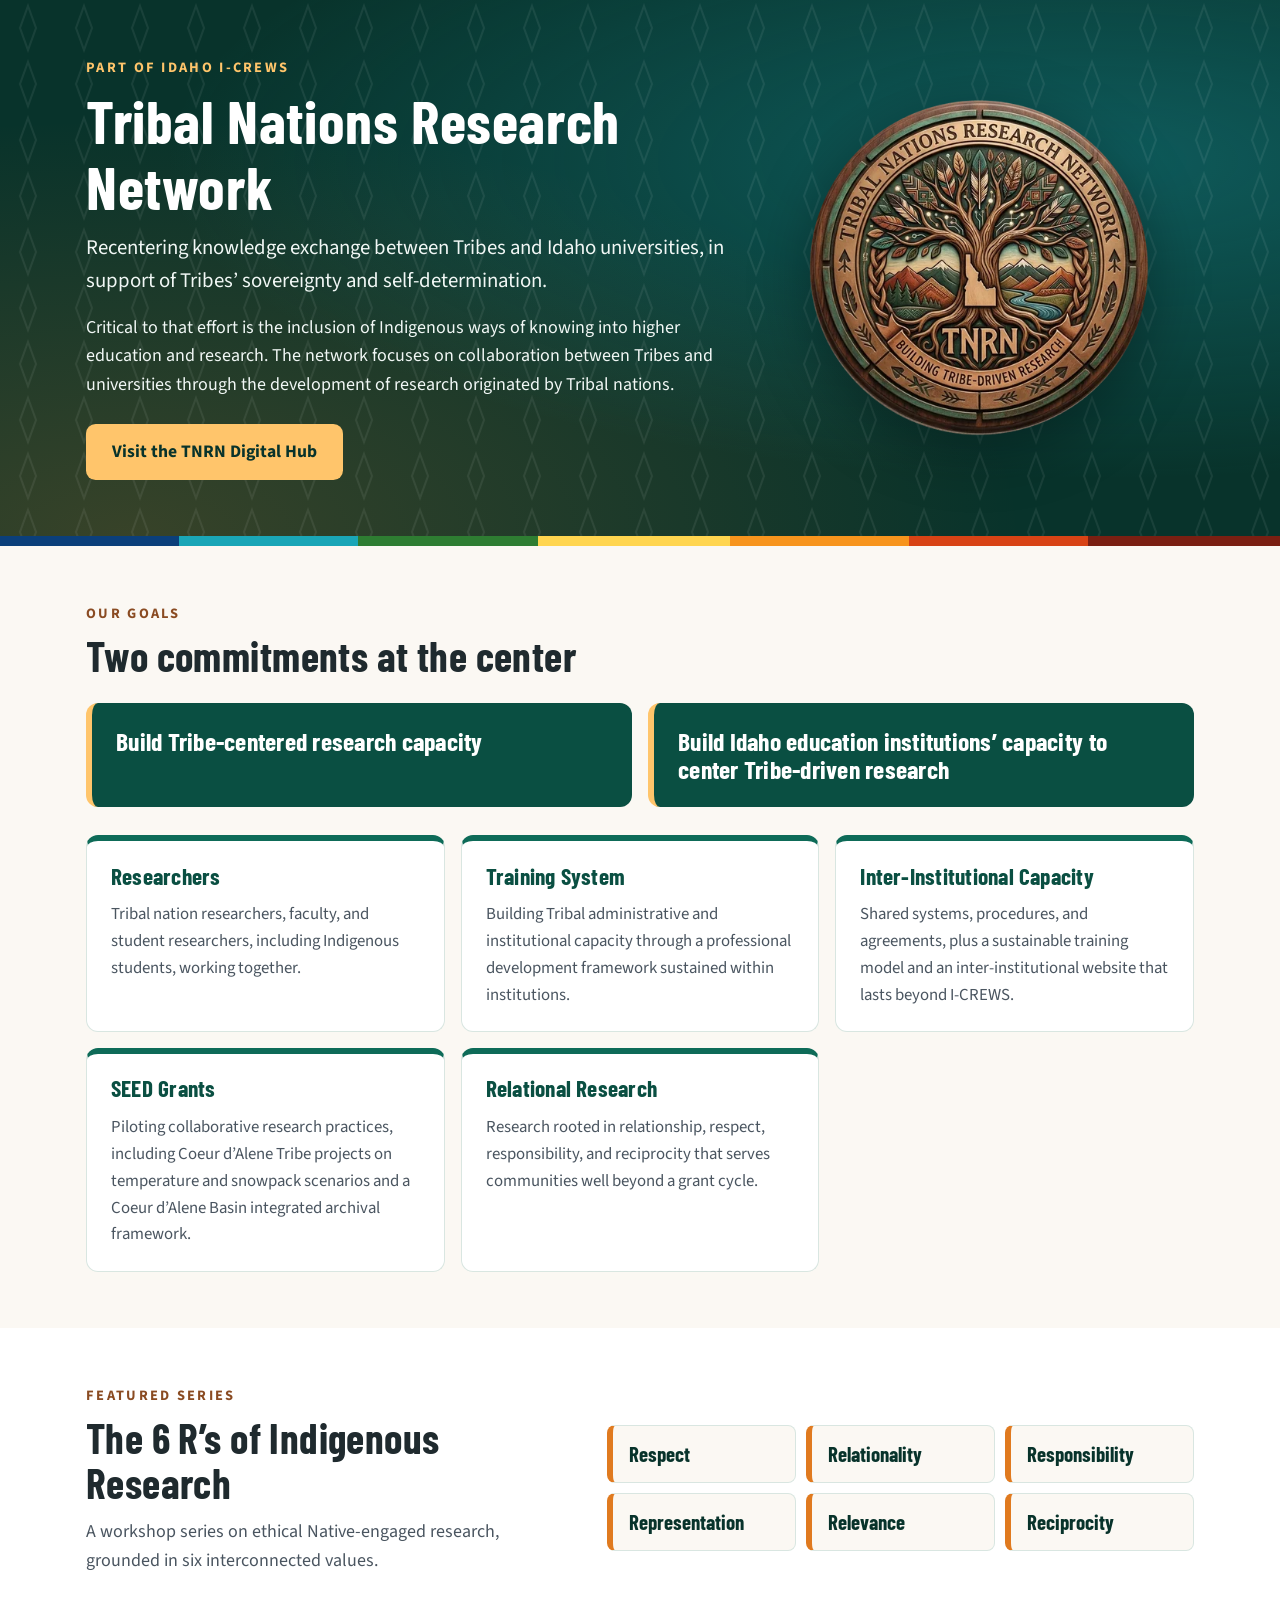
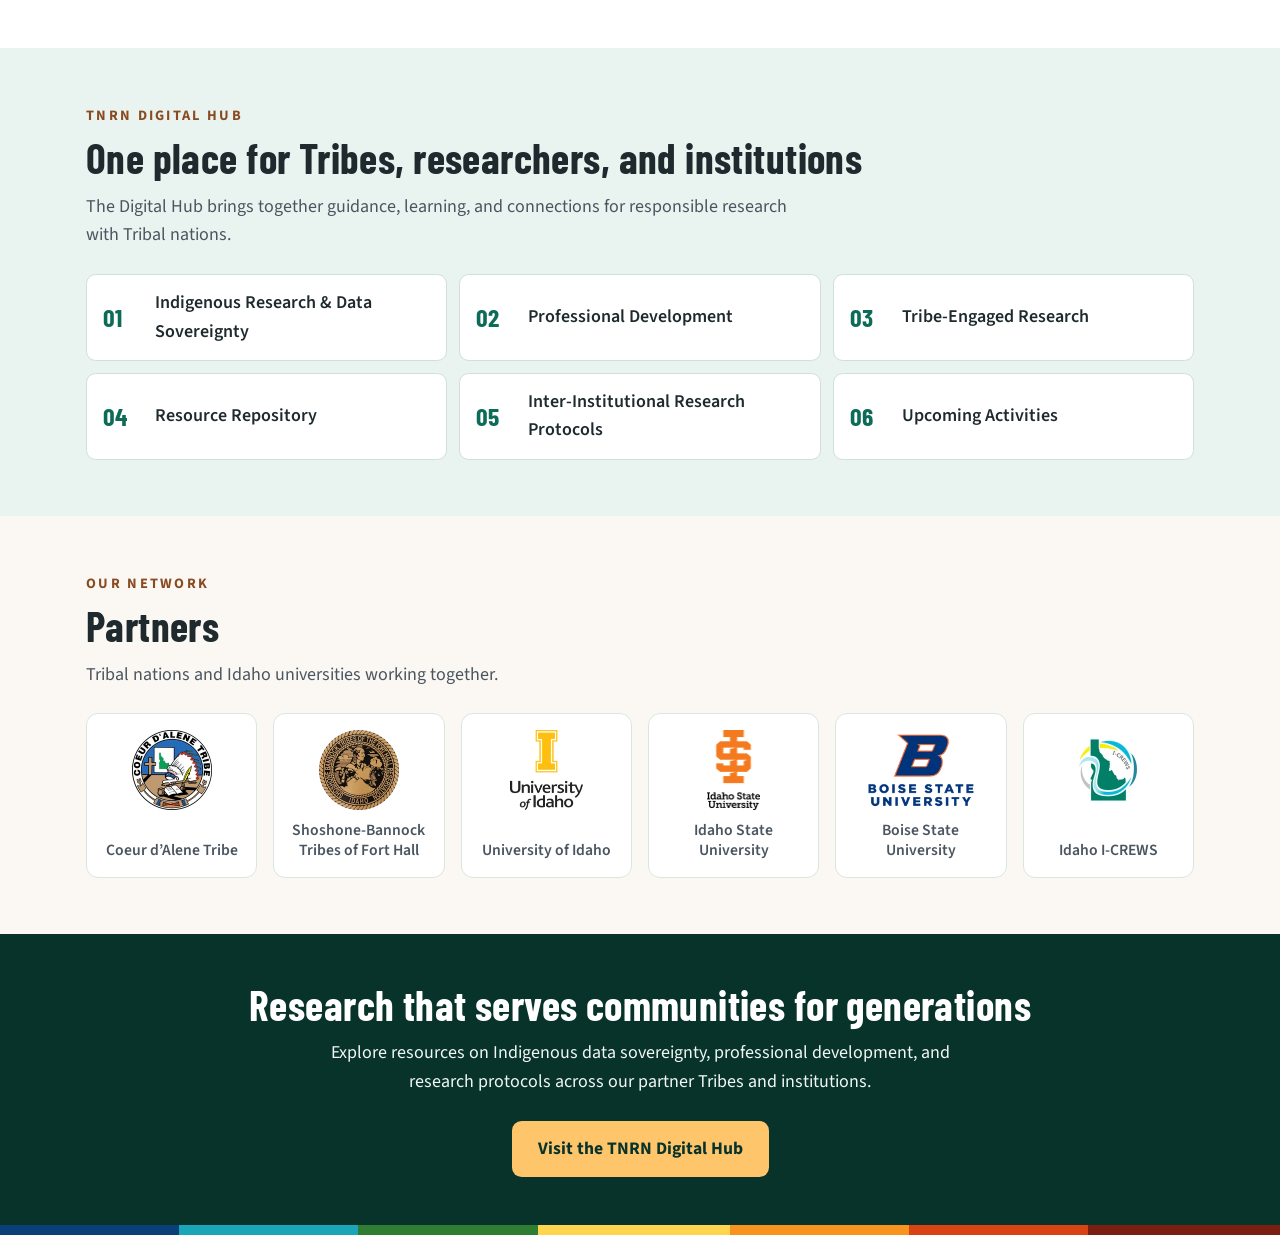
<file: promo/tnrn-summary.html>
<!doctype html>
<html lang="en">
<head>
<meta charset="utf-8">
<meta name="viewport" content="width=device-width, initial-scale=1">
<title>Tribal Nations Research Network | Idaho I-CREWS</title>
<meta name="description" content="The Tribal Nations Research Network recenters knowledge exchange between Tribes and Idaho universities in support of Tribal sovereignty and self-determination.">
<link rel="preconnect" href="https://fonts.googleapis.com">
<link rel="preconnect" href="https://fonts.gstatic.com" crossorigin>
<link href="https://fonts.googleapis.com/css2?family=Barlow+Condensed:wght@700&amp;family=Source+Sans+3:wght@400;600;700&amp;display=swap" rel="stylesheet">
<style>
html, body { margin: 0; background: #fbf8f3; }
.tp-skip { position: absolute; left: 1rem; top: -100px; z-index: 10; padding: .75rem 1.25rem;
  background: #08332b; color: #fff; font: 700 1rem system-ui, sans-serif; border-radius: 0 0 .5rem .5rem; }
.tp-skip:focus { top: 0; outline: 3px solid #ffc56b; outline-offset: 2px; }

.tnrn-promo {
  --tp-deep: #08332b; --tp-dark: #0a4f42; --tp-teal: #0e6b58; --tp-tint: #e9f4f0;
  --tp-cream: #fbf8f3; --tp-ink: #1f2a2e; --tp-slate: #4a5560; --tp-clay: #8a4b22;
  --tp-gold: #ffc56b; --tp-sun: #e07a1f; --tp-focus: #0a4f42;
  --tp-display: "Barlow Condensed", "Arial Narrow", "Helvetica Neue", Arial, sans-serif;
  --tp-body: "Source Sans 3", "Segoe UI", system-ui, -apple-system, Arial, sans-serif;
  color: var(--tp-ink);
  background: var(--tp-cream);
  font-family: var(--tp-body);
  font-size: 1.125rem;
  line-height: 1.6;
  overflow-wrap: break-word;
}
.tnrn-promo *, .tnrn-promo *::before, .tnrn-promo *::after { box-sizing: border-box; }
.tnrn-promo h1, .tnrn-promo h2, .tnrn-promo h3, .tnrn-promo h4 {
  font-family: var(--tp-display); font-weight: 700; line-height: 1.1;
  letter-spacing: .01em; margin: 0 0 .75rem; color: inherit;
}
.tnrn-promo p { margin: 0 0 1rem; }
.tnrn-promo ul { margin: 0; padding: 0; list-style: none; }
.tnrn-promo img { max-width: 100%; height: auto; display: block; }
.tnrn-promo a { color: var(--tp-dark); text-decoration: underline; text-underline-offset: .18em; }
.tnrn-promo a:hover { color: var(--tp-clay); text-decoration-thickness: 2px; }
.tnrn-promo a:focus-visible {
  outline: 3px solid var(--tp-focus); outline-offset: 3px; border-radius: 4px;
}
.tnrn-promo .tp-on-dark { --tp-focus: var(--tp-gold); }
.tnrn-promo .tp-wrap { max-width: 1140px; margin: 0 auto; padding: 0 1rem; }
.tnrn-promo .tp-section { padding: 3.5rem 0; }
.tnrn-promo .tp-eyebrow {
  font-family: var(--tp-body); font-size: .9rem; font-weight: 700; letter-spacing: .16em;
  text-transform: uppercase; color: var(--tp-clay); margin-bottom: .5rem;
}
.tnrn-promo .tp-lede { color: var(--tp-slate); max-width: 44rem; }

/* Hero */
.tnrn-promo .tp-hero {
  color: #fff; padding: 3.5rem 0;
  background-color: var(--tp-deep);
  background-image:
    url("data:image/svg+xml,%3csvg xmlns='http://www.w3.org/2000/svg' width='56' height='56' viewBox='0 0 56 56'%3e%3cpath d='M28 6 L36 28 L28 50 L20 28 Z' fill='none' stroke='%23ffffff' stroke-opacity='.07' stroke-width='2'/%3e%3c/svg%3e"),
    radial-gradient(ellipse at 85% 30%, rgba(26,166,183,.35), transparent 60%),
    radial-gradient(ellipse at 10% 100%, rgba(224,122,31,.22), transparent 55%);
}
.tnrn-promo .tp-hero-grid { display: grid; gap: 2rem; align-items: center; }
.tnrn-promo .tp-hero .tp-eyebrow { color: var(--tp-gold); }
.tnrn-promo .tp-hero-title { font-size: clamp(2.4rem, 6vw, 3.75rem); }
.tnrn-promo .tp-hero p { color: #f1f7f5; max-width: 40rem; }
.tnrn-promo .tp-hero .tp-big { font-size: 1.3rem; }
.tnrn-promo .tp-emblem { width: 100%; max-width: 340px; margin: 0 auto; filter: drop-shadow(0 14px 30px rgba(0,0,0,.35)); }
.tnrn-promo .tp-band {
  height: 10px;
  background: linear-gradient(90deg, #0b3f7a 0 14%, #1aa6b7 14% 28%, #2e7d32 28% 42%,
    #ffd54f 42% 57%, #f7941d 57% 71%, #d84315 71% 85%, #7a1f12 85% 100%);
}

/* Buttons */
.tnrn-promo .tp-btn {
  display: inline-flex; align-items: center; justify-content: center; gap: .5rem;
  min-height: 48px; padding: .75rem 1.5rem; border-radius: .6rem;
  font-weight: 700; font-size: 1.1rem; text-decoration: none; border: 2px solid transparent;
}
.tnrn-promo .tp-btn-gold { background: var(--tp-gold); color: var(--tp-deep); }
.tnrn-promo .tp-btn-gold:hover { background: #ffd998; color: var(--tp-deep); }
.tnrn-promo .tp-btn-teal { background: var(--tp-teal); color: #fff; }
.tnrn-promo .tp-btn-teal:hover { background: var(--tp-deep); color: #fff; }
.tnrn-promo .tp-actions { display: flex; flex-wrap: wrap; gap: 1rem; margin-top: 1.5rem; }

/* Goals */
.tnrn-promo .tp-goals { display: grid; gap: 1rem; margin-top: 1.5rem; }
.tnrn-promo .tp-goal {
  background: var(--tp-dark); color: #fff; border-radius: .75rem; padding: 1.5rem;
  border-left: 6px solid var(--tp-gold);
}
.tnrn-promo .tp-goal-title { font-size: 1.6rem; margin: 0; }

/* Cards */
.tnrn-promo .tp-cards { display: grid; gap: 1rem; margin-top: 1.75rem; }
.tnrn-promo .tp-card {
  background: #fff; border: 1px solid #d9e6e1; border-top: 6px solid var(--tp-teal);
  border-radius: .75rem; padding: 1.4rem 1.5rem;
}
.tnrn-promo .tp-card-title { font-size: 1.45rem; color: var(--tp-dark); }
.tnrn-promo .tp-card p { color: var(--tp-slate); margin: 0; font-size: 1.05rem; }

/* 6 R's */
.tnrn-promo .tp-white { background: #fff; }
.tnrn-promo .tp-split { display: grid; gap: 2rem; align-items: center; }
.tnrn-promo .tp-rs { display: grid; grid-template-columns: repeat(2, 1fr); gap: .65rem; }
.tnrn-promo .tp-rs li {
  background: var(--tp-cream); border: 1px solid #d9e6e1; border-left: 6px solid var(--tp-sun);
  border-radius: .5rem; padding: .7rem 1rem;
  font-family: var(--tp-display); font-size: 1.3rem; font-weight: 700; color: var(--tp-deep);
}

/* Hub list */
.tnrn-promo .tp-tint { background: var(--tp-tint); }
.tnrn-promo .tp-hub { display: grid; gap: .75rem; margin-top: 1.5rem; counter-reset: hub; }
.tnrn-promo .tp-hub li {
  counter-increment: hub; display: flex; align-items: center; gap: 1rem;
  background: #fff; border: 1px solid #cfe0da; border-radius: .6rem; padding: .85rem 1rem;
  font-weight: 600;
}
.tnrn-promo .tp-hub li::before {
  content: counter(hub, decimal-leading-zero);
  font-family: var(--tp-display); font-size: 1.6rem; font-weight: 700; color: var(--tp-teal);
  min-width: 2.25rem;
}

/* Partners */
.tnrn-promo .tp-partners { display: grid; grid-template-columns: repeat(2, 1fr); gap: 1rem; margin-top: 1.5rem; }
.tnrn-promo .tp-partners li {
  background: #fff; border: 1px solid #d9e6e1; border-radius: .75rem; padding: 1rem;
  display: flex; flex-direction: column; align-items: center; justify-content: space-between;
  gap: .6rem; text-align: center;
}
.tnrn-promo .tp-partners img { max-height: 80px; width: auto; }
.tnrn-promo .tp-partners span { font-size: .98rem; font-weight: 600; color: var(--tp-slate); line-height: 1.3; }

/* CTA */
.tnrn-promo .tp-cta { color: #fff; text-align: center; background: var(--tp-deep); padding: 3rem 0; }
.tnrn-promo .tp-cta p { color: #f1f7f5; max-width: 40rem; margin-left: auto; margin-right: auto; }
.tnrn-promo .tp-cta .tp-actions { justify-content: center; }

@media (min-width: 640px) {
  .tnrn-promo .tp-cards { grid-template-columns: repeat(2, 1fr); }
  .tnrn-promo .tp-goals { grid-template-columns: repeat(2, 1fr); }
  .tnrn-promo .tp-partners { grid-template-columns: repeat(3, 1fr); }
  .tnrn-promo .tp-hub { grid-template-columns: repeat(2, 1fr); }
  .tnrn-promo .tp-rs { grid-template-columns: repeat(3, 1fr); }
}
@media (min-width: 960px) {
  .tnrn-promo .tp-hero-grid { grid-template-columns: 1.5fr 1fr; }
  .tnrn-promo .tp-split { grid-template-columns: 1fr 1.2fr; }
  .tnrn-promo .tp-cards { grid-template-columns: repeat(3, 1fr); }
  .tnrn-promo .tp-partners { grid-template-columns: repeat(6, 1fr); }
  .tnrn-promo .tp-hub { grid-template-columns: repeat(3, 1fr); }
}
@media (prefers-reduced-motion: reduce) {
  .tnrn-promo *, .tnrn-promo *::before, .tnrn-promo *::after { transition: none !important; animation: none !important; }
}
@media (forced-colors: active) {
  .tnrn-promo .tp-card, .tnrn-promo .tp-goal, .tnrn-promo .tp-partners li, .tnrn-promo .tp-hub li { border: 1px solid CanvasText; }
}

</style>
</head>
<body>
<a class="tp-skip" href="#tnrn-promo-main">Skip to main content</a>
<main id="tnrn-promo-main" class="tnrn-promo" tabindex="-1">

  <section class="tp-hero tp-on-dark" aria-labelledby="tnrn-promo-title">
    <div class="tp-wrap tp-hero-grid">
      <div>
        <p class="tp-eyebrow">Part of Idaho I-CREWS</p>
        <h1 id="tnrn-promo-title" class="tp-hero-title">Tribal Nations Research Network</h1>
        <p class="tp-big">Recentering knowledge exchange between Tribes and Idaho universities, in support of Tribes&rsquo; sovereignty and self-determination.</p>
        <p>Critical to that effort is the inclusion of Indigenous ways of knowing into higher education and research. The network focuses on collaboration between Tribes and universities through the development of research originated by Tribal nations.</p>
        <div class="tp-actions"><a class="tp-btn tp-btn-gold" href="https://ui-iids.github.io/tnrn-digital-hub/">Visit the TNRN Digital Hub</a></div>
      </div>
      <img class="tp-emblem" src="[data-uri]" width="440" height="435" alt="Tribal Nations Research Network seal: a carved wooden medallion with a tree whose branches hold feathers and patterned leaves, the shape of Idaho in its trunk, and mountains and a river on either side. A banner reads TNRN, Building Tribe-Driven Research.">
    </div>
  </section>
  <div class="tp-band" aria-hidden="true"></div>

  <section class="tp-section" aria-labelledby="tnrn-promo-goals">
    <div class="tp-wrap">
      <p class="tp-eyebrow">Our Goals</p>
      <h2 id="tnrn-promo-goals" style="font-size:clamp(1.9rem,4vw,2.6rem)">Two commitments at the center</h2>
      <ul class="tp-goals tp-on-dark">
        <li class="tp-goal"><h3 class="tp-goal-title">Build Tribe-centered research capacity</h3></li>
        <li class="tp-goal"><h3 class="tp-goal-title">Build Idaho education institutions&rsquo; capacity to center Tribe-driven research</h3></li>
      </ul>

      <ul class="tp-cards">
        <li class="tp-card">
          <h3 class="tp-card-title">Researchers</h3>
          <p>Tribal nation researchers, faculty, and student researchers, including Indigenous students, working together.</p>
        </li>
        <li class="tp-card">
          <h3 class="tp-card-title">Training System</h3>
          <p>Building Tribal administrative and institutional capacity through a professional development framework sustained within institutions.</p>
        </li>
        <li class="tp-card">
          <h3 class="tp-card-title">Inter-Institutional Capacity</h3>
          <p>Shared systems, procedures, and agreements, plus a sustainable training model and an inter-institutional website that lasts beyond I-CREWS.</p>
        </li>
        <li class="tp-card">
          <h3 class="tp-card-title">SEED Grants</h3>
          <p>Piloting collaborative research practices, including Coeur d&rsquo;Alene Tribe projects on temperature and snowpack scenarios and a Coeur d&rsquo;Alene Basin integrated archival framework.</p>
        </li>
        <li class="tp-card">
          <h3 class="tp-card-title">Relational Research</h3>
          <p>Research rooted in relationship, respect, responsibility, and reciprocity that serves communities well beyond a grant cycle.</p>
        </li>
      </ul>
    </div>
  </section>

  <section class="tp-section tp-white" aria-labelledby="tnrn-promo-6rs">
    <div class="tp-wrap tp-split">
      <div>
        <p class="tp-eyebrow">Featured Series</p>
        <h2 id="tnrn-promo-6rs" style="font-size:clamp(1.9rem,4vw,2.6rem)">The 6 R&rsquo;s of Indigenous Research</h2>
        <p class="tp-lede">A workshop series on ethical Native-engaged research, grounded in six interconnected values.</p>
      </div>
      <ul class="tp-rs">
        <li>Respect</li><li>Relationality</li><li>Responsibility</li>
        <li>Representation</li><li>Relevance</li><li>Reciprocity</li>
      </ul>
    </div>
  </section>

  <section class="tp-section tp-tint" aria-labelledby="tnrn-promo-hub">
    <div class="tp-wrap">
      <p class="tp-eyebrow">TNRN Digital Hub</p>
      <h2 id="tnrn-promo-hub" style="font-size:clamp(1.9rem,4vw,2.6rem)">One place for Tribes, researchers, and institutions</h2>
      <p class="tp-lede">The Digital Hub brings together guidance, learning, and connections for responsible research with Tribal nations.</p>
      <ul class="tp-hub">
        <li>Indigenous Research &amp; Data Sovereignty</li>
        <li>Professional Development</li>
        <li>Tribe-Engaged Research</li>
        <li>Resource Repository</li>
        <li>Inter-Institutional Research Protocols</li>
        <li>Upcoming Activities</li>
      </ul>
    </div>
  </section>

  <section class="tp-section" aria-labelledby="tnrn-promo-partners">
    <div class="tp-wrap">
      <p class="tp-eyebrow">Our Network</p>
      <h2 id="tnrn-promo-partners" style="font-size:clamp(1.9rem,4vw,2.6rem)">Partners</h2>
      <p class="tp-lede">Tribal nations and Idaho universities working together.</p>
      <ul class="tp-partners">
          <li><img src="[data-uri]" alt="" width="160" height="160" loading="lazy"><span>Coeur d&rsquo;Alene Tribe</span></li>
          <li><img src="[data-uri]" alt="" width="160" height="160" loading="lazy"><span>Shoshone-Bannock Tribes of Fort Hall</span></li>
          <li><img src="[data-uri]" alt="" width="145" height="160" loading="lazy"><span>University of Idaho</span></li>
          <li><img src="[data-uri]" alt="" width="107" height="160" loading="lazy"><span>Idaho State University</span></li>
          <li><img src="[data-uri]" alt="" width="180" height="134" loading="lazy"><span>Boise State University</span></li>
          <li><img src="[data-uri]" alt="" width="160" height="160" loading="lazy"><span>Idaho I-CREWS</span></li>
      </ul>
    </div>
  </section>

  <section class="tp-cta tp-on-dark" aria-labelledby="tnrn-promo-cta">
    <div class="tp-wrap">
      <h2 id="tnrn-promo-cta" style="font-size:clamp(1.9rem,4vw,2.6rem)">Research that serves communities for generations</h2>
      <p>Explore resources on Indigenous data sovereignty, professional development, and research protocols across our partner Tribes and institutions.</p>
      <div class="tp-actions"><a class="tp-btn tp-btn-gold" href="https://ui-iids.github.io/tnrn-digital-hub/">Visit the TNRN Digital Hub</a></div>
    </div>
  </section>
  <div class="tp-band" aria-hidden="true"></div>

</main>
<script src="https://pinpoint.nkn.uidaho.edu/embed.js" data-project="EN5sGA_bUls0IUqB" async></script>
</body>
</html>
</file>
<file: css/styles.css>
/* ==========================================================================
   Tribal Nations Research Network — Digital Hub
   Built on Bootstrap 5.3. Colors verified for WCAG 2.2 AA contrast:
     white on --tnrn-teal        6.44:1    ink on --tnrn-cream   13.87:1
     white on --tnrn-teal-dark   9.50:1    clay on white          6.75:1
     gold on --tnrn-teal-deep    8.86:1    slate on cream         7.18:1
   --tnrn-sun is decorative only (never used for text on light backgrounds).
   ========================================================================== */

:root {
  --tnrn-teal: #0e6b58;
  --tnrn-teal-dark: #0a4f42;
  --tnrn-teal-deep: #08332b;
  --tnrn-teal-tint: #e9f4f0;
  --tnrn-cream: #fbf8f3;
  --tnrn-ink: #1f2a2e;
  --tnrn-slate: #4a5560;
  --tnrn-clay: #8a4b22;
  --tnrn-gold: #ffc56b;
  --tnrn-sun: #e07a1f;
  --tnrn-sky: #1aa6b7;
  --tnrn-focus: #0a4f42;

  --font-display: "Barlow Condensed", "Arial Narrow", sans-serif;
  --font-body: "Source Sans 3", "Segoe UI", system-ui, sans-serif;

  --bs-body-font-family: var(--font-body);
  --bs-body-color: var(--tnrn-ink);
  --bs-body-bg: var(--tnrn-cream);
  --bs-link-color: var(--tnrn-teal-dark);
  --bs-link-color-rgb: 10, 79, 66;
  --bs-link-hover-color: var(--tnrn-clay);
  --bs-link-hover-color-rgb: 138, 75, 34;
  --bs-border-radius: .75rem;
  --header-h: 76px;
}

html {
  /* Keeps focused/anchored content from hiding under the sticky header (WCAG 2.4.11) */
  scroll-padding-top: calc(var(--header-h) + 1rem);
}

body {
  font-size: 1.125rem;
  line-height: 1.65;
  background: var(--tnrn-cream);
}

h1, h2, h3, .display-font {
  font-family: var(--font-display);
  font-weight: 700;
  letter-spacing: .01em;
  line-height: 1.1;
}
h1 { font-size: clamp(2.5rem, 6vw, 4.25rem); }
h2 { font-size: clamp(2rem, 4vw, 2.75rem); }
h3 { font-size: 1.6rem; }
h4 { font-size: 1.2rem; font-weight: 700; }

/* Body-copy links are always underlined so they don't rely on color alone (1.4.1) */
main a:not(.btn):not(.card-link-stretched):not(.hub-card) {
  text-decoration: underline;
  text-underline-offset: .18em;
  text-decoration-thickness: 1px;
}
main a:not(.btn):hover { text-decoration-thickness: 2px; }

/* ---------- Focus (2.4.7) ---------- */
:focus-visible,
.btn:focus-visible,
.nav-link:focus-visible,
.accordion-button:focus-visible {
  outline: 3px solid var(--tnrn-focus);
  outline-offset: 3px;
  box-shadow: 0 0 0 3px #fff;
  border-radius: 4px;
}
.on-dark { --tnrn-focus: var(--tnrn-gold); }
.on-dark :focus-visible { box-shadow: none; }
.accordion-button:focus { box-shadow: none; }
.accordion-button:focus-visible { z-index: 3; }

/* ---------- Skip link ---------- */
.skip-link {
  position: absolute;
  left: 1rem;
  top: -100px;
  z-index: 2000;
  padding: .75rem 1.25rem;
  background: var(--tnrn-teal-deep);
  color: #fff;
  font-weight: 700;
  border-radius: 0 0 .5rem .5rem;
  text-decoration: none;
}
.skip-link:focus { top: 0; color: #fff; --tnrn-focus: var(--tnrn-gold); }

/* ---------- Draft status banner (remove at launch) ----------
   deep teal on gold 8.86:1; white on #7a1f12 ~11:1 */
.draft-banner {
  background: var(--tnrn-gold);
  color: var(--tnrn-teal-deep);
  font-size: 1rem;
  line-height: 1.45;
  border-bottom: 1px solid #d9a24a;
}
.draft-banner .container {
  display: flex;
  flex-wrap: wrap;
  align-items: center;
  gap: .4rem .75rem;
  padding-top: .55rem;
  padding-bottom: .55rem;
}
.draft-banner .draft-tag {
  display: inline-flex;
  align-items: center;
  gap: .35rem;
  background: #7a1f12;
  color: #fff;
  font-weight: 700;
  letter-spacing: .12em;
  font-size: .85rem;
  padding: .2rem .6rem;
  border-radius: .3rem;
}
.draft-banner p { margin: 0; }

/* ---------- Header / nav ---------- */
.site-header {
  position: relative;
  z-index: 1020;
  background: var(--tnrn-teal-deep);
  border-bottom: 4px solid var(--tnrn-sun);
}
/* Sticky only where the header is one compact row, so it never hides focused content when zoomed (2.4.11 / 1.4.10) */
@media (min-width: 1200px) and (min-height: 600px) {
  .site-header { position: sticky; top: 0; }
}
@media (max-width: 1199.98px), (max-height: 599.98px) {
  html { scroll-padding-top: 1rem; }
}
.site-header .navbar { min-height: var(--header-h); }
.navbar-brand {
  display: flex;
  align-items: center;
  gap: .75rem;
  color: #fff;
  font-family: var(--font-display);
  line-height: 1.05;
  white-space: normal;
}
.navbar-brand:hover, .navbar-brand:focus { color: #fff; }
.navbar-brand img {
  width: 48px;
  height: 48px;
  background: #fff;
  border-radius: 50%;
  padding: 2px;
}
.brand-name { font-size: 1.3rem; font-weight: 700; display: block; }
.brand-sub {
  font-size: .9rem;
  font-weight: 600;
  letter-spacing: .14em;
  text-transform: uppercase;
  color: var(--tnrn-gold);
  display: block;
}
.site-header .nav-link {
  color: #fff;
  font-weight: 600;
  font-size: 1rem;
  padding: .6rem .7rem !important;
  min-height: 44px;
  display: flex;
  align-items: center;
  border-radius: .4rem;
}
.site-header .nav-link:hover { color: var(--tnrn-gold); }
.site-header .nav-link[aria-current="page"] {
  color: var(--tnrn-gold);
  box-shadow: inset 0 -3px 0 var(--tnrn-gold);
  border-radius: 0;
}
.navbar-toggler {
  border: 2px solid #fff;
  color: #fff;
  min-width: 48px;
  min-height: 44px;
}
.navbar-toggler-icon {
  background-image: url("data:image/svg+xml,%3csvg xmlns='http://www.w3.org/2000/svg' viewBox='0 0 30 30'%3e%3cpath stroke='%23fff' stroke-linecap='round' stroke-miterlimit='10' stroke-width='2.5' d='M4 7h22M4 15h22M4 23h22'/%3e%3c/svg%3e");
}

/* ---------- Decorative pattern (echoes the diamond border of the 6 R's emblem) ---------- */
.pattern-diamonds {
  background-color: var(--tnrn-teal-deep);
  background-image:
    url("data:image/svg+xml,%3csvg xmlns='http://www.w3.org/2000/svg' width='56' height='56' viewBox='0 0 56 56'%3e%3cpath d='M28 6 L36 28 L28 50 L20 28 Z' fill='none' stroke='%23ffffff' stroke-opacity='.07' stroke-width='2'/%3e%3c/svg%3e"),
    radial-gradient(ellipse at 85% 30%, rgba(26, 166, 183, .35), transparent 60%),
    radial-gradient(ellipse at 10% 100%, rgba(224, 122, 31, .22), transparent 55%);
}
.band {
  height: 10px;
  background: linear-gradient(90deg,
    #0b3f7a 0 14%, #1aa6b7 14% 28%, #2e7d32 28% 42%,
    #ffd54f 42% 57%, #f7941d 57% 71%, #d84315 71% 85%, #7a1f12 85% 100%);
}

/* ---------- Hero ---------- */
.hero { color: #fff; padding: 4.5rem 0 5rem; overflow: hidden; }
.hero .eyebrow { color: var(--tnrn-gold); }
.hero .lead { font-size: 1.3rem; max-width: 40rem; color: #f1f7f5; }
.hero-emblem {
  width: 100%;
  max-width: 460px;
  height: auto;
  filter: drop-shadow(0 18px 40px rgba(0, 0, 0, .35));
}
.eyebrow {
  font-family: var(--font-body);
  font-size: .95rem;
  font-weight: 700;
  letter-spacing: .16em;
  text-transform: uppercase;
  color: var(--tnrn-clay);
  margin-bottom: .5rem;
}

/* ---------- Page header (inner pages) ---------- */
.page-hero { color: #fff; padding: 3.5rem 0 3rem; }
.page-hero .eyebrow { color: var(--tnrn-gold); }
.page-hero .lead { max-width: 46rem; color: #f1f7f5; font-size: 1.25rem; }
.section-num {
  font-family: var(--font-display);
  font-weight: 700;
  font-size: 1.1rem;
  display: inline-flex;
  align-items: center;
  justify-content: center;
  width: 3rem;
  height: 3rem;
  border-radius: 50%;
  border: 2px solid var(--tnrn-gold);
  color: var(--tnrn-gold);
  margin-bottom: 1rem;
}

.breadcrumb { --bs-breadcrumb-divider-color: #c9ded7; margin-bottom: 1rem; font-size: 1rem; }
.breadcrumb a { color: #fff; display: inline-block; min-height: 24px; padding: .15rem 0; }
.breadcrumb-item.active { color: #c9ded7; }

/* ---------- Buttons ---------- */
.btn { font-weight: 700; padding: .7rem 1.4rem; min-height: 44px; }
.btn-tnrn {
  --bs-btn-bg: var(--tnrn-teal);
  --bs-btn-border-color: var(--tnrn-teal);
  --bs-btn-color: #fff;
  --bs-btn-hover-bg: var(--tnrn-teal-dark);
  --bs-btn-hover-border-color: var(--tnrn-teal-dark);
  --bs-btn-hover-color: #fff;
  --bs-btn-active-bg: var(--tnrn-teal-deep);
  --bs-btn-active-color: #fff;
}
.btn-gold {
  --bs-btn-bg: var(--tnrn-gold);
  --bs-btn-border-color: var(--tnrn-gold);
  --bs-btn-color: var(--tnrn-teal-deep);
  --bs-btn-hover-bg: #ffd998;
  --bs-btn-hover-border-color: #ffd998;
  --bs-btn-hover-color: var(--tnrn-teal-deep);
  --bs-btn-active-bg: #ffd998;
  --bs-btn-active-color: var(--tnrn-teal-deep);
}
.btn-outline-light { --bs-btn-hover-color: var(--tnrn-teal-deep); }

/* ---------- Sections ---------- */
.section { padding: 4.5rem 0; }
.section-tint { background: var(--tnrn-teal-tint); }
.section-white { background: #fff; }
.section-intro { max-width: 46rem; }
.section-intro p { color: var(--tnrn-slate); }

/* ---------- Hub navigation cards (Table of Contents) ---------- */
.hub-card {
  position: relative;
  display: flex;
  flex-direction: column;
  height: 100%;
  padding: 1.75rem;
  background: #fff;
  border: 1px solid #cfe0da;
  border-top: 6px solid var(--tnrn-teal);
  border-radius: var(--bs-border-radius);
  color: var(--tnrn-ink);
  text-decoration: none;
  transition: transform .2s ease, box-shadow .2s ease, border-color .2s ease;
}
.hub-card:hover {
  transform: translateY(-4px);
  box-shadow: 0 14px 30px rgba(8, 51, 43, .14);
  border-top-color: var(--tnrn-sun);
  color: var(--tnrn-ink);
}
.hub-card .num {
  font-family: var(--font-display);
  font-size: 2.75rem;
  font-weight: 700;
  line-height: 1;
  color: var(--tnrn-teal);
}
.hub-card h3 { font-size: 1.55rem; margin: .5rem 0 .5rem; }
.hub-card p { color: var(--tnrn-slate); margin-bottom: 1rem; font-size: 1.05rem; }
.hub-card .go {
  margin-top: auto;
  font-weight: 700;
  color: var(--tnrn-teal-dark);
  text-decoration: underline;
  text-underline-offset: .18em;
}
.hub-card .bi { font-size: 1.9rem; color: var(--tnrn-clay); }

/* ---------- Content cards ---------- */
.info-card {
  height: 100%;
  background: #fff;
  border: 1px solid #d9e6e1;
  border-radius: var(--bs-border-radius);
  padding: 1.75rem;
  box-shadow: 0 2px 6px rgba(8, 51, 43, .05);
}
.info-card h3 { font-size: 1.55rem; color: var(--tnrn-teal-dark); }
.info-card .icon-badge {
  display: inline-flex;
  align-items: center;
  justify-content: center;
  width: 3.25rem;
  height: 3.25rem;
  margin-bottom: 1rem;
  border-radius: 50%;
  background: var(--tnrn-teal-tint);
  color: var(--tnrn-teal-dark);
  font-size: 1.5rem;
}
.info-card.accent-clay { border-top: 6px solid var(--tnrn-clay); }
.info-card.accent-teal { border-top: 6px solid var(--tnrn-teal); }
.info-card.accent-sky { border-top: 6px solid var(--tnrn-sky); }
.info-card.dark {
  background: var(--tnrn-teal-dark);
  border-color: var(--tnrn-teal-dark);
  color: #fff;
}
.info-card.dark h3 { color: #fff; }
.info-card.dark .icon-badge { background: rgba(255, 255, 255, .12); color: var(--tnrn-gold); }

.check-list { list-style: none; padding-left: 0; margin: 0; }
.check-list li {
  position: relative;
  padding: .45rem 0 .45rem 2rem;
  border-bottom: 1px solid #e7efec;
}
.check-list li:last-child { border-bottom: 0; }
.check-list li::before {
  content: "";
  position: absolute;
  left: 0;
  top: .85rem;
  width: 1.1rem;
  height: 1.1rem;
  background: var(--tnrn-teal) url("data:image/svg+xml,%3csvg xmlns='http://www.w3.org/2000/svg' viewBox='0 0 16 16'%3e%3cpath fill='none' stroke='%23fff' stroke-width='2.4' stroke-linecap='round' stroke-linejoin='round' d='M4 8.5l2.5 2.5L12 5.5'/%3e%3c/svg%3e") center/80% no-repeat;
  border-radius: 50%;
}
.info-card.dark .check-list li { border-color: rgba(255, 255, 255, .15); }
.info-card.dark .check-list li::before { background-color: var(--tnrn-sun); }

/* Status pills — text label always present, not color alone */
.status-pill {
  display: inline-flex;
  align-items: center;
  gap: .4rem;
  padding: .25rem .75rem;
  border-radius: 999px;
  font-size: .95rem;
  font-weight: 700;
  background: #fff1e0;
  color: var(--tnrn-clay);
  border: 1px solid #f1c79a;
}

/* ---------- 6 R's ---------- */
.rs-grid { display: grid; grid-template-columns: repeat(auto-fit, minmax(150px, 1fr)); gap: .75rem; }
.rs-item {
  background: #fff;
  border: 1px solid #d9e6e1;
  border-left: 6px solid var(--tnrn-sun);
  border-radius: .6rem;
  padding: .8rem 1rem;
  font-family: var(--font-display);
  font-size: 1.35rem;
  font-weight: 700;
  color: var(--tnrn-teal-deep);
}

/* ---------- Framework (home) ---------- */
.framework-figure img {
  width: 100%;
  height: auto;
  border-radius: var(--bs-border-radius);
  box-shadow: 0 12px 30px rgba(8, 51, 43, .18);
}
.goal-card {
  height: 100%;
  background: #fff;
  border-radius: var(--bs-border-radius);
  padding: 1.25rem 1.4rem;
  border: 1px solid #d9e6e1;
}
.goal-card .goal-num {
  display: inline-flex;
  align-items: center;
  justify-content: center;
  width: 2.25rem;
  height: 2.25rem;
  border-radius: 50%;
  background: var(--tnrn-teal);
  color: #fff;
  font-weight: 700;
  margin-right: .5rem;
}
.goal-card h3 { font-size: 1.4rem; display: flex; align-items: center; }
.goal-card ul { padding-left: 1.2rem; margin: 0; color: var(--tnrn-slate); font-size: 1.05rem; }
.center-goals {
  background: var(--tnrn-teal-dark);
  color: #fff;
  border-radius: var(--bs-border-radius);
  padding: 1.75rem;
}
.center-goals h3 { color: var(--tnrn-gold); }

/* ---------- Partner logos ---------- */
.partner-list {
  list-style: none;
  padding: 0;
  margin: 0;
  display: grid;
  grid-template-columns: repeat(2, 1fr);
  gap: 1rem;
}
@media (min-width: 768px) { .partner-list { grid-template-columns: repeat(3, 1fr); } }
@media (min-width: 1200px) { .partner-list.six { grid-template-columns: repeat(6, 1fr); } }
.partner-list li {
  background: #fff;
  border: 1px solid #d9e6e1;
  border-radius: var(--bs-border-radius);
  padding: 1.25rem 1rem 1rem;
  display: flex;
  flex-direction: column;
  align-items: center;
  justify-content: space-between;
  text-align: center;
  gap: .75rem;
}
.partner-list img { max-height: 96px; width: auto; max-width: 100%; object-fit: contain; }
.partner-list span { font-weight: 600; font-size: 1rem; color: var(--tnrn-slate); line-height: 1.3; }

/* ---------- Protocol directory ---------- */
.protocol-item {
  display: flex;
  align-items: center;
  gap: 1.25rem;
  background: #fff;
  border: 1px solid #d9e6e1;
  border-left: 6px solid var(--tnrn-teal);
  border-radius: var(--bs-border-radius);
  padding: 1.25rem 1.5rem;
  height: 100%;
}
.protocol-item img { width: 72px; height: 72px; object-fit: contain; flex-shrink: 0; }
.protocol-item h3 { font-size: 1.45rem; margin-bottom: .25rem; }
.protocol-item p { margin: 0; color: var(--tnrn-slate); font-size: 1.05rem; }

/* ---------- Events ---------- */
.event-empty {
  background: #fff;
  border: 2px dashed #9fc2b7;
  border-radius: var(--bs-border-radius);
  padding: 2.5rem 1.5rem;
  text-align: center;
}
.event-empty .bi { font-size: 2.75rem; color: var(--tnrn-teal); }

/* ---------- Accordion (FAQ) ---------- */
.accordion {
  --bs-accordion-active-bg: var(--tnrn-teal-tint);
  --bs-accordion-active-color: var(--tnrn-teal-deep);
  --bs-accordion-btn-focus-box-shadow: none;
  --bs-accordion-border-color: #cfe0da;
}
.accordion-button { font-weight: 700; font-size: 1.15rem; min-height: 56px; }

/* ---------- CTA ---------- */
.cta { color: #fff; padding: 4rem 0; }
.cta p { color: #f1f7f5; }

/* ---------- Footer ---------- */
.site-footer { background: var(--tnrn-teal-deep); color: #e3eeea; font-size: 1rem; }
.site-footer h2 {
  font-size: 1.1rem;
  font-family: var(--font-body);
  font-weight: 700;
  letter-spacing: .12em;
  text-transform: uppercase;
  color: var(--tnrn-gold);
  margin-bottom: 1rem;
}
.site-footer a { color: #fff; text-decoration: underline; text-underline-offset: .18em; }
.site-footer a:hover { color: var(--tnrn-gold); }
.site-footer ul { list-style: none; padding: 0; margin: 0; }
.site-footer li { padding: .2rem 0; }
.site-footer li a { display: inline-block; padding: .15rem 0; }
.footer-bottom { border-top: 1px solid rgba(255, 255, 255, .15); color: #c9ded7; }

/* ---------- Draft review mode: add ?review to any URL to outline draft copy ---------- */
.review-mode [data-draft] {
  outline: 3px dashed var(--tnrn-sun);
  outline-offset: 4px;
  position: relative;
}
.review-mode [data-draft]::after {
  content: "DRAFT";
  position: absolute;
  top: -.75rem;
  right: 0;
  background: #7a1f12;
  color: #fff;
  font: 700 .7rem/1 var(--font-body);
  letter-spacing: .1em;
  padding: .25rem .5rem;
  border-radius: .25rem;
}

/* ---------- Utilities ---------- */
.text-slate { color: var(--tnrn-slate); }
.text-teal { color: var(--tnrn-teal-dark); }
.max-w-prose { max-width: 46rem; }

@media (max-width: 1199.98px) {
  .site-header .navbar-collapse { padding-bottom: 1rem; }
  .site-header .nav-link[aria-current="page"] { box-shadow: inset 4px 0 0 var(--tnrn-gold); padding-left: 1rem !important; }
}

/* Respect reduced-motion preferences (2.3.3 good practice) */
@media (prefers-reduced-motion: reduce) {
  *, *::before, *::after {
    animation-duration: .01ms !important;
    transition-duration: .01ms !important;
    scroll-behavior: auto !important;
  }
  .hub-card:hover { transform: none; }
}

/* Windows High Contrast / forced colors */
@media (forced-colors: active) {
  .hub-card, .info-card, .protocol-item, .goal-card { border: 1px solid CanvasText; }
  .check-list li::before { forced-color-adjust: none; background-color: CanvasText; }
}

@media print {
  .site-header, .skip-link, .cta, .site-footer .footer-nav { display: none !important; }
  .pattern-diamonds { background: none !important; color: #000 !important; }
  .page-hero, .hero { color: #000 !important; }
}
</file>
